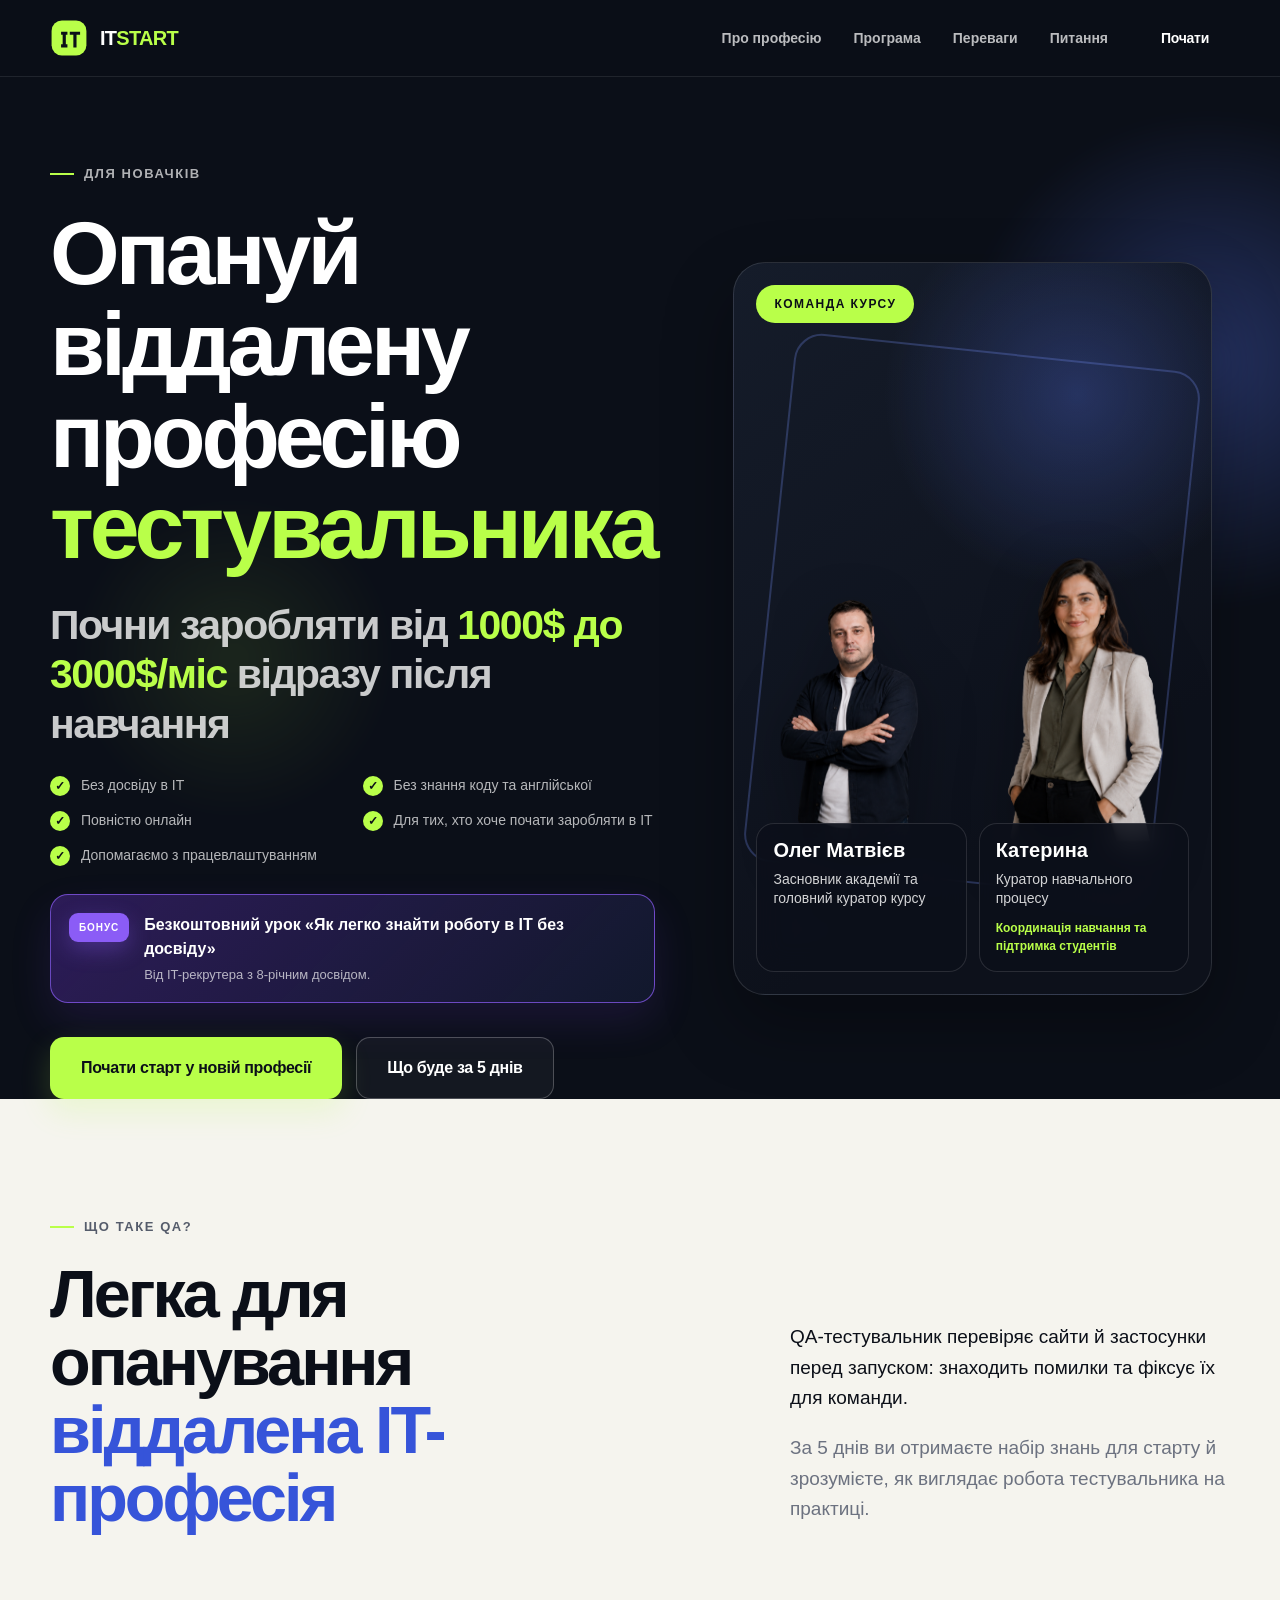
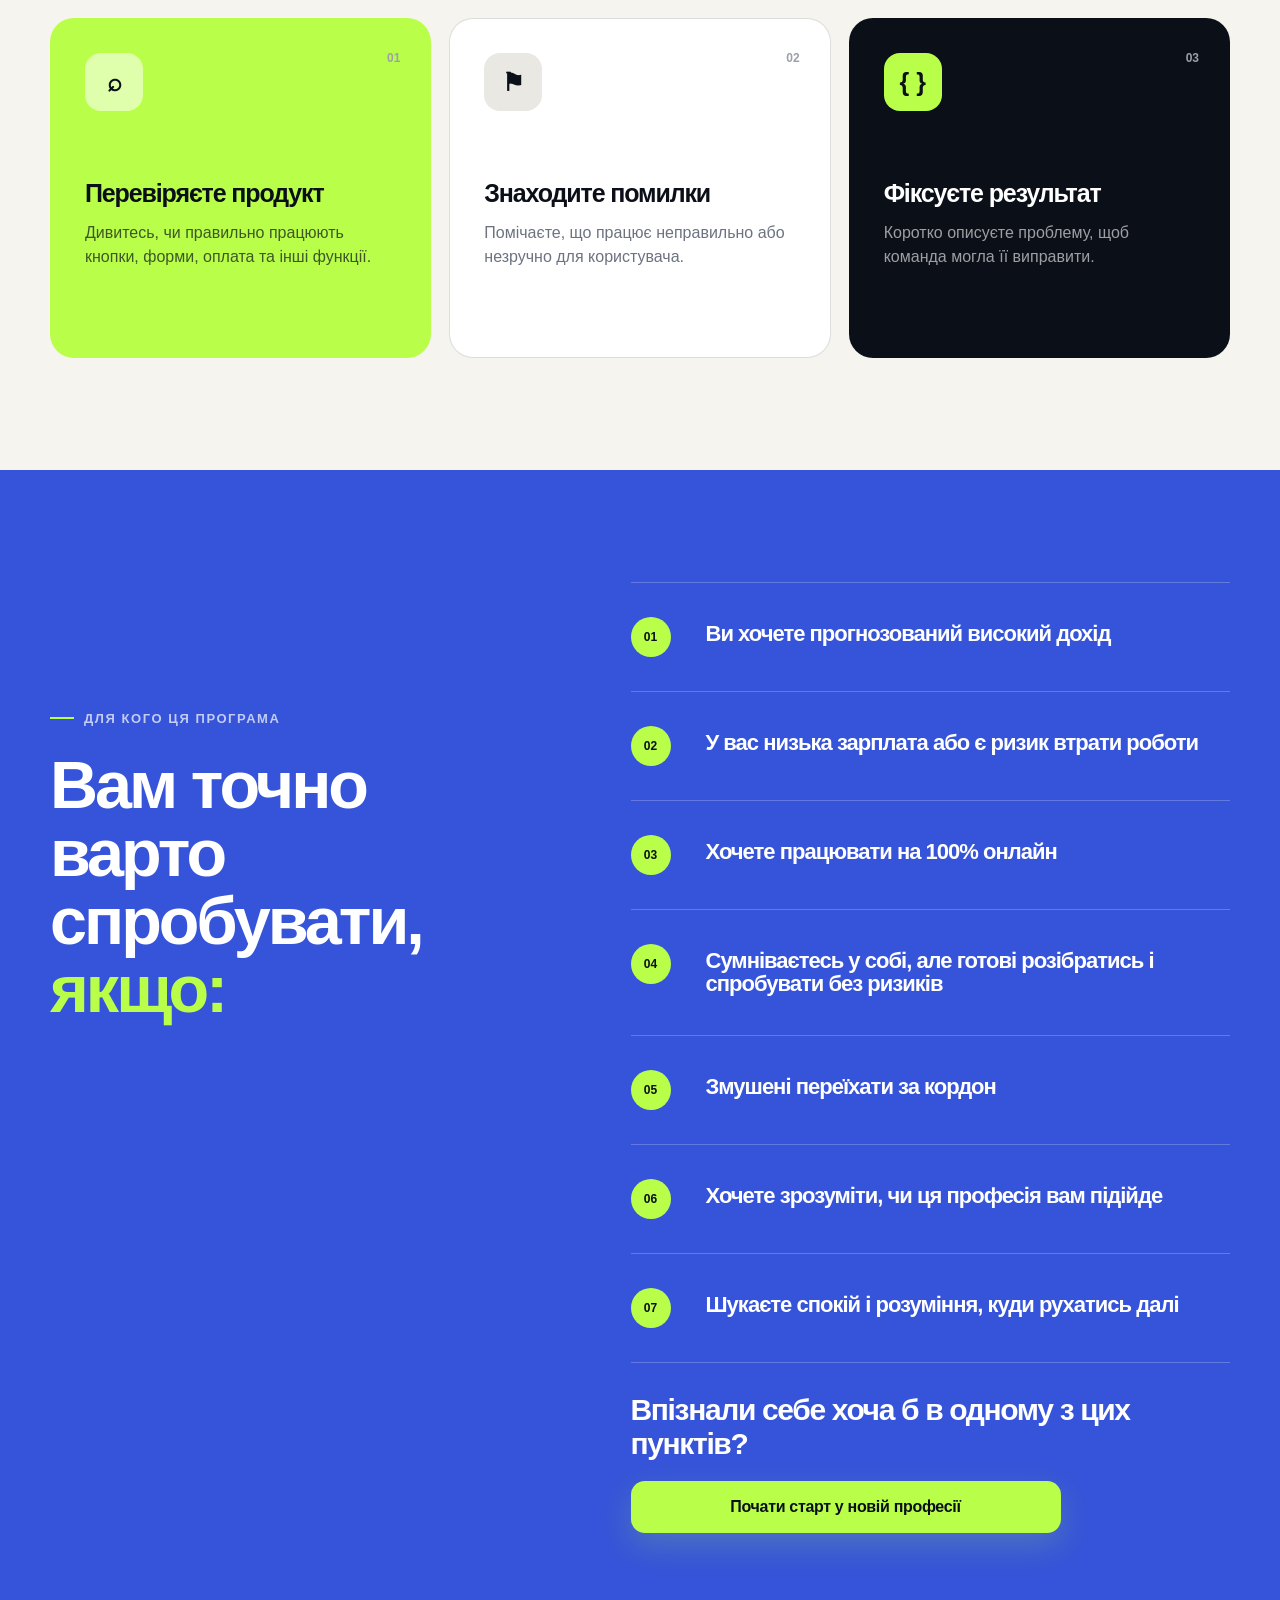
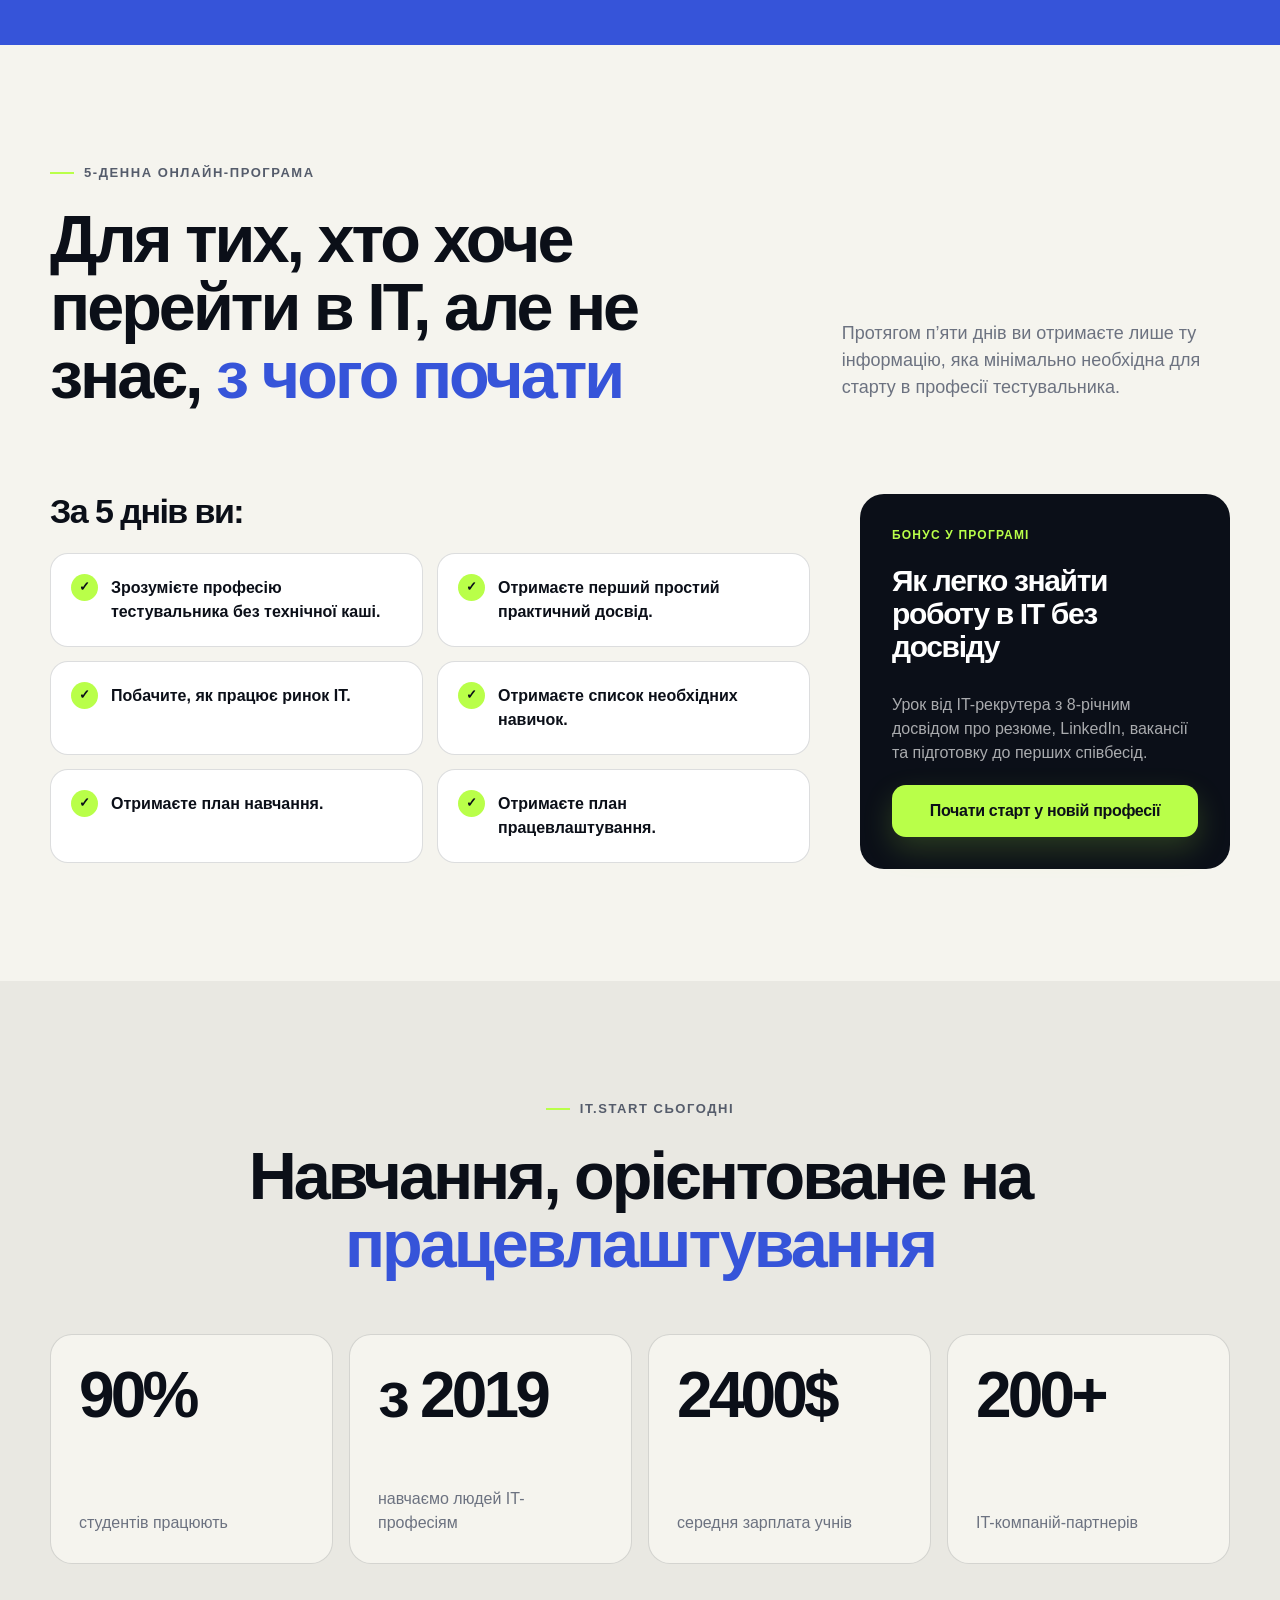
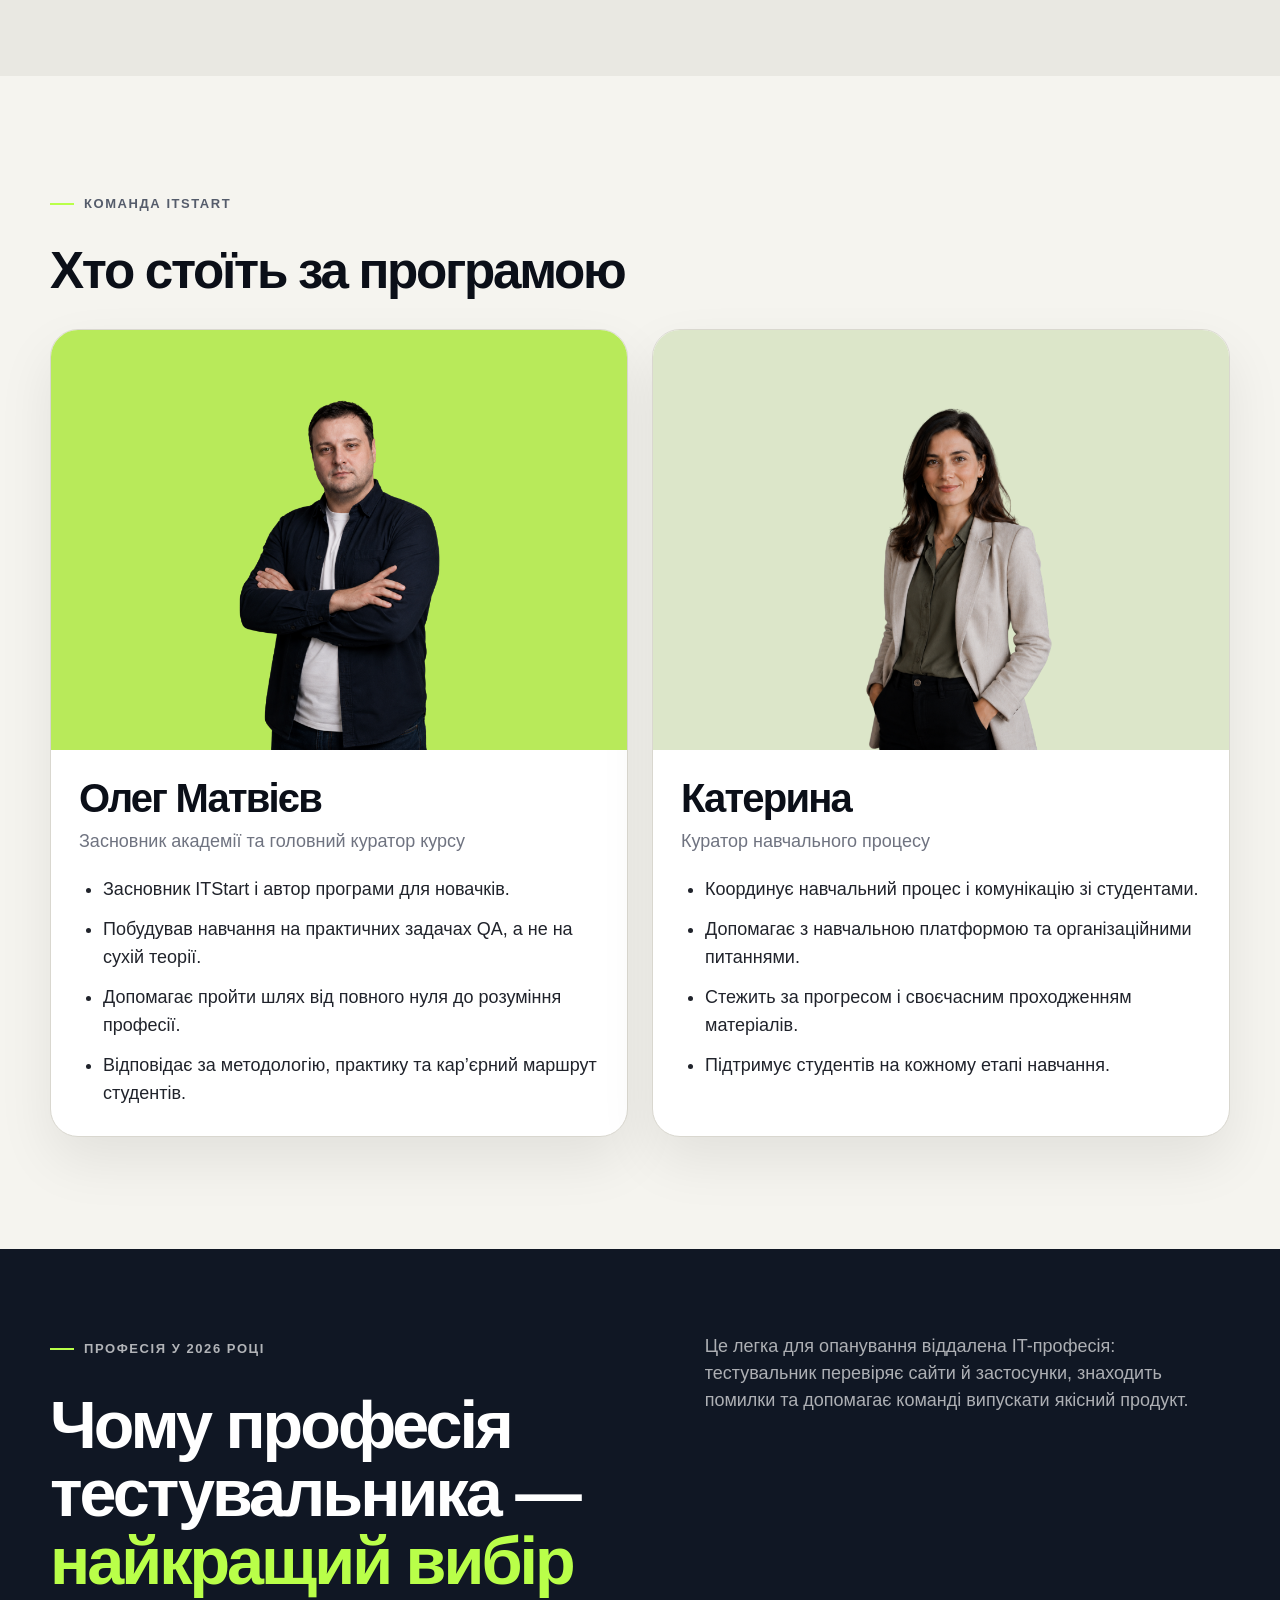
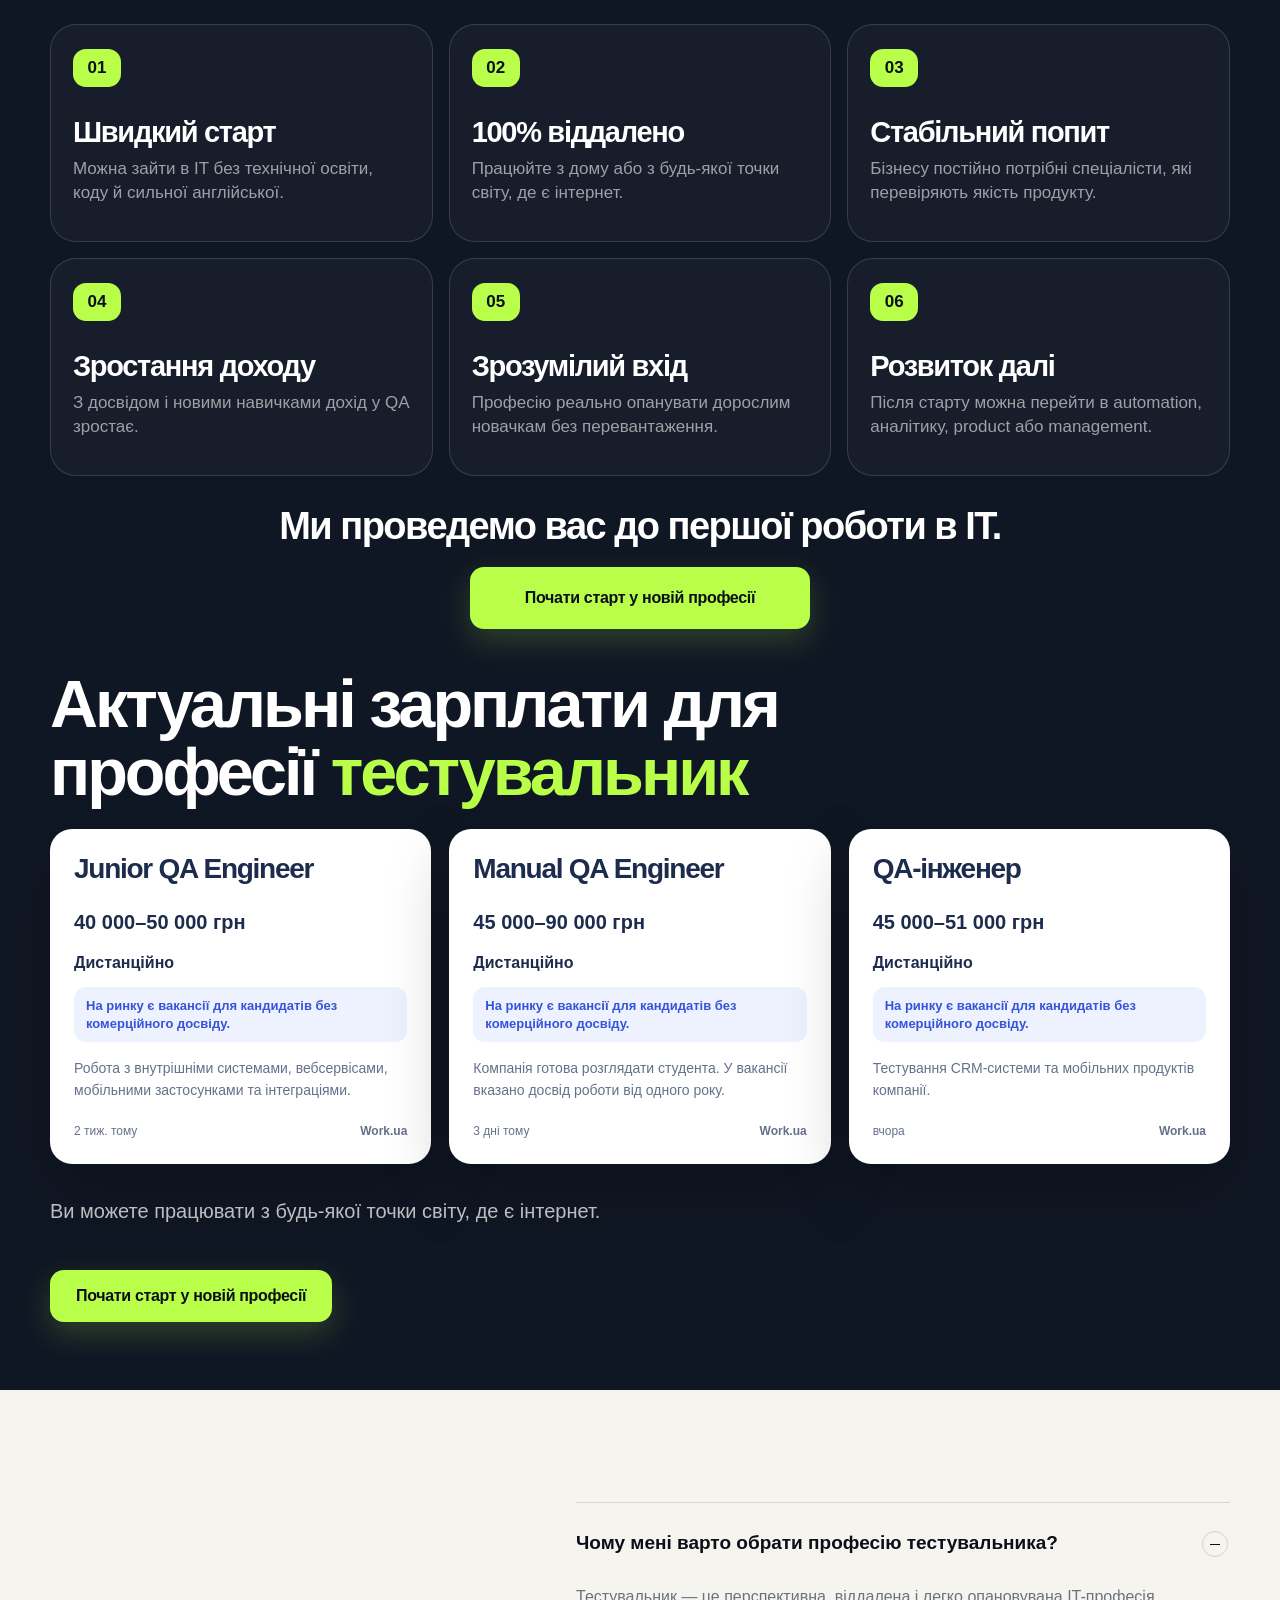
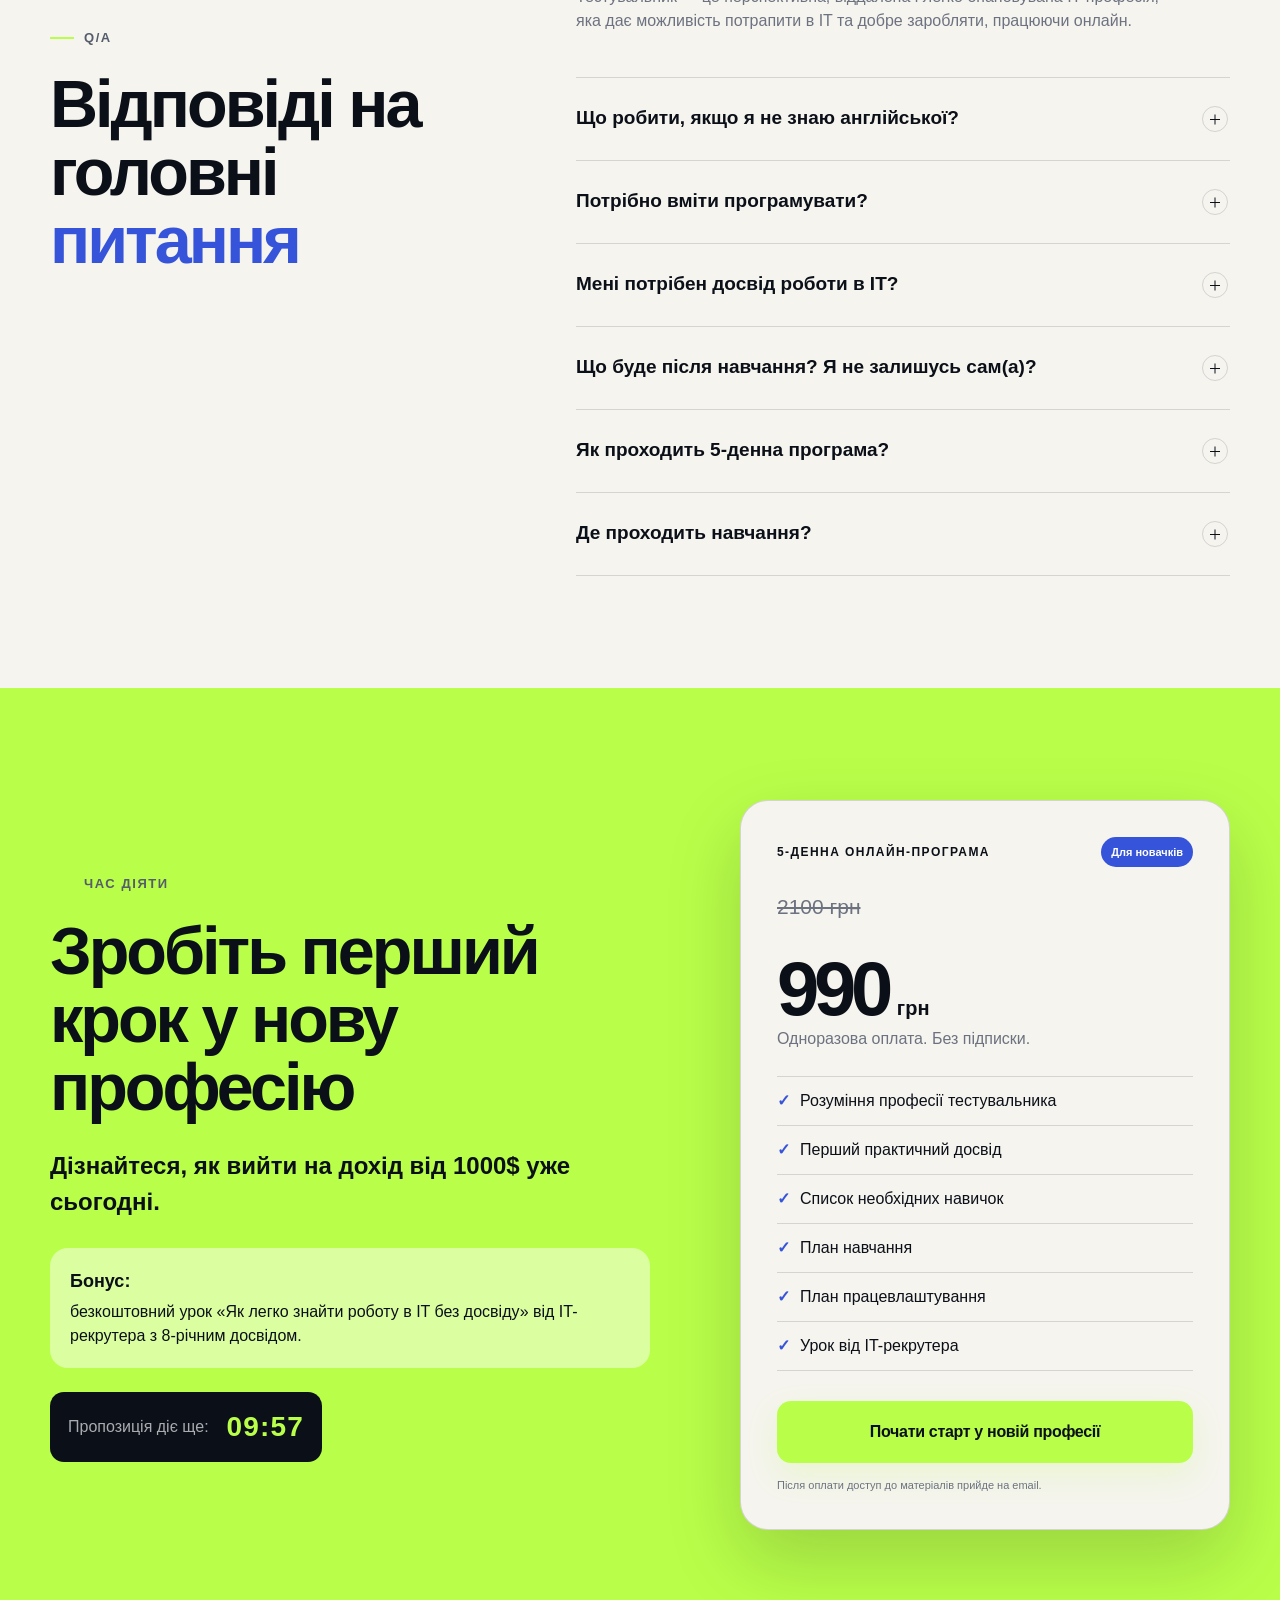
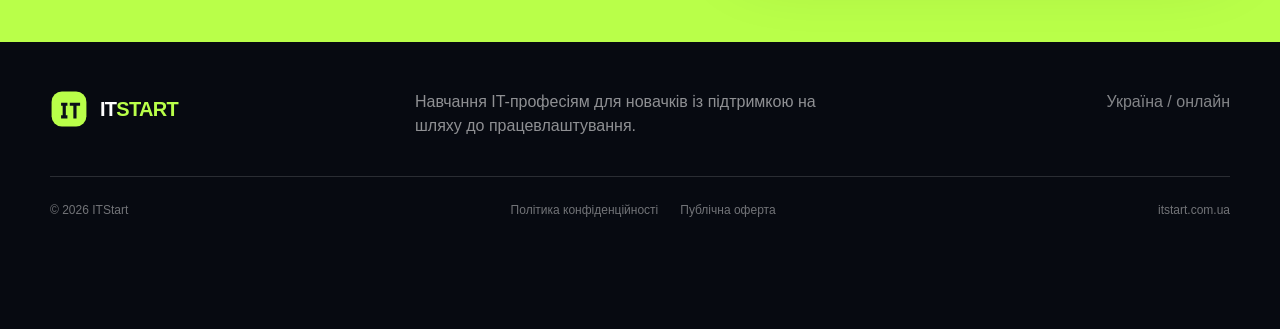
<file: index.html>
<!doctype html><html lang='uk'><head><meta charset='utf-8'><meta name='viewport' content='width=device-width, initial-scale=1'><title>ITStart — опануй віддалену професію тестувальника</title><meta name='description' content='5-денна онлайн-програма для новачків: дізнайтесь, як почати працювати тестувальником без досвіду в IT, знання коду та англійської.'><meta name='theme-color' content='#0b0f18'><meta property='og:type' content='website'><meta property='og:site_name' content='ITStart'><meta property='og:title' content='Опануй віддалену професію тестувальника — ITStart'><meta property='og:description' content='Зрозумійте професію, отримайте перший практичний досвід і план працевлаштування за 5 днів.'><meta property='og:url' content='https://itstart.com.ua/'><meta property='og:image' content='https://itstart.com.ua/assets/og-cover.svg'><link rel='canonical' href='https://itstart.com.ua/'><link rel='icon' href='assets/favicon.svg' type='image/svg+xml'><link rel='stylesheet' href='assets/styles.css?v=9'><link rel='stylesheet' href='assets/team.css?v=9'><link rel='stylesheet' href='assets/final.css?v=10'><link rel='stylesheet' href='assets/overrides.css?v=1'></head><body><a class='skip-link' href='#main'>До основного контенту</a><header class='site-header' id='top'><div class='container header-inner'><a class='brand' href='#top' aria-label='ITStart — на головну'><svg class='brand-mark' viewBox='0 0 48 48' role='img' aria-hidden='true'><rect x='2' y='2' width='44' height='44' rx='13' fill='currentColor'/><path d='M14 16h8v4h-2v12h2v4h-8v-4h2V20h-2v-4Zm11 0h13v4h-4.5v16h-4V20H25v-4Z' fill='#0b0f18'/></svg><span class='brand-word'>IT<span>START</span></span></a><nav class='desktop-nav' aria-label='Основна навігація'><a href='#about'>Про професію</a><a href='#program'>Програма</a><a href='#career'>Переваги</a><a href='#faq'>Питання</a></nav><a class='button button-small header-cta' data-checkout href='https://academy.itstart.com.ua/testdrive'>Почати</a><button class='menu-button' type='button' aria-expanded='false' aria-controls='mobile-menu' aria-label='Відкрити меню'><span></span><span></span></button></div><nav class='mobile-nav' id='mobile-menu' aria-label='Мобільна навігація'><a href='#about'>Про професію</a><a href='#program'>Програма</a><a href='#career'>Переваги</a><a href='#faq'>Питання</a><a class='button' data-checkout href='https://academy.itstart.com.ua/testdrive'>Почати</a></nav></header><main id='main'><section class='hero section-dark'><div class='hero-glow hero-glow-one'></div><div class='hero-glow hero-glow-two'></div><div class='container hero-grid'><div class='hero-copy reveal'><div class='eyebrow'><span></span> Для новачків</div><h1>Опануй віддалену професію <em>тестувальника</em></h1><p class='hero-income'>Почни заробляти від <strong>1000$ до 3000$/міс</strong> відразу після навчання</p><div class='hero-notes hero-notes-large' aria-label='Основні переваги'><div><span class='check'>✓</span> Без досвіду в IT</div><div><span class='check'>✓</span> Без знання коду та англійської</div><div><span class='check'>✓</span> Повністю онлайн</div><div><span class='check'>✓</span> Для тих, хто хоче почати заробляти в IT</div><div><span class='check'>✓</span> Допомагаємо з працевлаштуванням</div></div><div class='hero-bonus'><span class='hero-bonus-label'>Бонус</span><div><strong>Безкоштовний урок «Як легко знайти роботу в IT без досвіду»</strong><p>Від IT-рекрутера з 8-річним досвідом.</p></div></div><div class='hero-actions'><a class='button button-primary button-large' data-checkout href='https://academy.itstart.com.ua/testdrive'>Почати старт у новій професії</a><a class='button button-ghost button-large' href='#program'>Що буде за 5 днів</a></div></div><div class='hero-visual reveal delay-1' aria-label='Команда ITStart'><div class='hero-team-card'><div class='hero-team-headline'>Команда курсу</div><div class='hero-team-photos' aria-hidden='true'><img class='hero-team-photo hero-team-photo-oleh' src='assets/oleh.png?v=9' alt=''><img class='hero-team-photo hero-team-photo-katya' src='assets/katya.png?v=9' alt=''></div><div class='hero-team-info-grid'><div class='person-card'><div class='person-name'>Олег Матвієв</div><div class='person-role'>Засновник академії та головний куратор курсу</div></div><div class='person-card'><div class='person-name'>Катя</div><div class='person-role'>Куратор навчального процесу</div><div class='person-note'>Супровід студентів та організаційна підтримка</div></div></div></div></div></div></section><section class='section section-light' id='about'><div class='container split-heading reveal'><div><div class='eyebrow eyebrow-dark'><span></span> Що таке QA?</div><h2>Легка для опанування <em>віддалена IT-професія</em></h2></div><div class='large-copy'><p>QA-тестувальник перевіряє сайти й застосунки перед запуском: знаходить помилки та фіксує їх для команди.</p><p class='muted'>За 5 днів ви отримаєте мінімальний набір знань для старту й зрозумієте, як виглядає робота тестувальника на практиці.</p></div></div><div class='container profession-grid reveal'><article class='profession-card accent-card'><span class='card-index'>01</span><div class='icon-box'>⌕</div><h3>Перевіряєте продукт</h3><p>Дивитесь, чи правильно працюють кнопки, форми, оплата та інші функції.</p></article><article class='profession-card'><span class='card-index'>02</span><div class='icon-box'>⚑</div><h3>Знаходите помилки</h3><p>Помічаєте, що працює неправильно або незручно для користувача.</p></article><article class='profession-card dark-card'><span class='card-index'>03</span><div class='icon-box'>{ }</div><h3>Фіксуєте результат</h3><p>Коротко описуєте проблему, щоб команда могла її виправити.</p></article></div></section><section class='section section-blue' id='for-whom'><div class='container pain-grid'><div class='pain-heading reveal'><div class='eyebrow eyebrow-light'><span></span> Для кого ця програма</div><h2>Вам точно варто спробувати, <em>якщо:</em></h2></div><div class='pain-list reveal delay-1'><article><span>01</span><div><h3>Ви хочете прогнозований високий дохід</h3></div></article><article><span>02</span><div><h3>У вас низька зарплата або є ризик втрати роботи</h3></div></article><article><span>03</span><div><h3>Хочете працювати на 100% онлайн</h3></div></article><article><span>04</span><div><h3>Сумніваєтесь у собі, але готові розібратись і спробувати без ризиків</h3></div></article><article><span>05</span><div><h3>Змушені переїхати за кордон</h3></div></article><article><span>06</span><div><h3>Хочете зрозуміти, чи ця професія вам підійде</h3></div></article><article><span>07</span><div><h3>Шукаєте спокій і розуміння, куди рухатись далі</h3></div></article><div class='pain-conclusion'><h3>Впізнали себе хоча б в одному з цих пунктів?</h3><a class='button button-primary button-full' data-checkout href='https://academy.itstart.com.ua/testdrive'>Почати старт у новій професії</a></div></div></div></section><section class='section section-light' id='program'><div class='container program-heading reveal'><div><div class='eyebrow eyebrow-dark'><span></span> 5-денна онлайн-програма</div><h2>Для тих, хто хоче перейти в IT, але не знає, <em>з чого почати</em></h2></div><p>Протягом п’яти днів ви отримаєте лише ту інформацію, яка мінімально необхідна для старту в професії тестувальника.</p></div><div class='container program-layout'><div class='program-benefits reveal'><h3>За 5 днів ви:</h3><div class='program-benefit-list'><article><span>✓</span><p>Зрозумієте професію тестувальника без технічної каші.</p></article><article><span>✓</span><p>Отримаєте перший простий практичний досвід.</p></article><article><span>✓</span><p>Побачите, як працює ринок IT.</p></article><article><span>✓</span><p>Отримаєте список необхідних навичок.</p></article><article><span>✓</span><p>Отримаєте план навчання.</p></article><article><span>✓</span><p>Отримаєте план працевлаштування.</p></article></div></div><aside class='program-aside reveal delay-1'><div class='aside-label'>Бонус у програмі</div><h3>Як легко знайти роботу в IT без досвіду</h3><p>Урок від IT-рекрутера з 8-річним досвідом про резюме, LinkedIn, вакансії та підготовку до перших співбесід.</p><a class='button button-primary button-full' data-checkout href='https://academy.itstart.com.ua/testdrive'>Почати старт у новій професії</a></aside></div></section><section class='section stats-section' id='results'><div class='container reveal'><div class='center-heading stats-heading'><div class='eyebrow eyebrow-dark'><span></span> IT.START сьогодні</div><h2>Навчання, орієнтоване на <em class='stats-blue'>працевлаштування</em></h2></div><div class='stats-grid'><article><strong>90%</strong><span>студентів працюють</span></article><article><strong>з 2019</strong><span>навчаємо людей IT-професіям</span></article><article><strong>2400$</strong><span>середня зарплата учнів</span></article><article><strong>200+</strong><span>IT-компаній-партнерів</span></article></div></div></section><section class='section section-light mentor-section' id='mentor'><div class='container mentor-section-inner'><div class='section-team-heading reveal'><div class='eyebrow eyebrow-dark'><span></span> Команда ITStart</div><h2>Хто стоїть за програмою</h2></div><div class='mentor-cards reveal delay-1'><article class='mentor-card mentor-card-primary'><div class='mentor-photo-wrap mentor-photo-wrap-oleh'><img class='mentor-photo' src='assets/oleh.png?v=9' alt='Олег Матвієв — засновник академії та головний куратор курсу'></div><div class='mentor-card-body'><h3>Олег Матвієв</h3><p class='mentor-role'>Засновник академії та головний куратор курсу</p><ul class='mentor-list'><li>Відповідає за структуру навчання, логіку програми та якість матеріалів.</li><li>Показує, що потрібно знати новачку для старту в професії.</li><li>Допомагає пройти зрозумілий шлях від першого уроку до виходу на ринок.</li></ul></div></article><article class='mentor-card'><div class='mentor-photo-wrap mentor-photo-wrap-katya'><img class='mentor-photo' src='assets/katya.png?v=9' alt='Катя — куратор навчального процесу'></div><div class='mentor-card-body'><h3>Катя</h3><p class='mentor-role'>Куратор навчального процесу</p><ul class='mentor-list'><li>Супроводжує студентів під час проходження програми.</li><li>Допомагає з організаційними питаннями та навчальною платформою.</li><li>Стежить, щоб студент не залишився сам і дійшов до результату.</li></ul></div></article></div></div></section><section class='section section-dark career-section' id='career'><div class='container career-heading reveal'><div><div class='eyebrow'><span></span> Професія у 2026 році</div><h2>Чому професія тестувальника — <em>найкращий вибір</em></h2></div><div class='career-copy'><p>Можливість швидко почати працювати в IT без знань коду та англійської, працювати віддалено та постійно збільшувати свій дохід.</p><strong>Ми проведемо вас до першої роботи в IT.</strong></div></div><div class='container market-benefits reveal delay-1'><article><span>01</span><h3>Швидкий старт</h3><p>Можна почати працювати в IT без знань коду та англійської.</p></article><article><span>02</span><h3>100% віддалено</h3><p>Не потрібно їздити в офіс — працюйте з будь-якої точки світу, де є інтернет.</p></article><article><span>03</span><h3>Легкий вхід</h3><p>Ви можете почати заробляти від 700$ уже через два місяці після закінчення курсу.</p></article><article><span>04</span><h3>Стабільна сфера</h3><p>IT-продукти постійно потребують перевірки, тому професія залишається затребуваною.</p></article><article><span>05</span><h3>Зростання доходу</h3><p>З досвідом і новими навичками тестувальник може регулярно підвищувати дохід.</p></article><article><span>06</span><h3>Старт у будь-якому віці</h3><p>Не потрібна технічна освіта — важливі уважність, логіка та бажання навчатись.</p></article></div><div class='container salary-block reveal'><div class='salary-title'><h2>Актуальні зарплати для професії <em>тестувальник</em></h2></div><div class='vacancy-grid workua-grid'><article class='vacancy-card workua-card'><h3>Junior QA Engineer</h3><div class='vacancy-salary'>40 000–50 000 грн</div><div class='vacancy-meta'>Повна зайнятість</div><p class='vacancy-desc'>Робота з внутрішніми системами, вебсервісами, мобільними застосунками та інтеграціями.</p><div class='vacancy-source'><span>2 тиж. тому</span><strong>Work.ua</strong></div></article><article class='vacancy-card workua-card'><h3>Manual QA Engineer</h3><div class='vacancy-salary'>45 000–90 000 грн</div><div class='vacancy-meta'>Дистанційно</div><p class='vacancy-desc'>Компанія готова розглядати студента. У вакансії вказано досвід роботи від одного року.</p><div class='vacancy-source'><span>3 дні тому</span><strong>Work.ua</strong></div></article><article class='vacancy-card workua-card'><h3>QA-інженер</h3><div class='vacancy-salary'>45 000–51 000 грн</div><div class='vacancy-meta'>Київ · гібридний формат</div><p class='vacancy-desc'>Тестування CRM-системи та мобільних продуктів компанії.</p><div class='vacancy-source'><span>вчора</span><strong>Work.ua</strong></div></article></div><p class='salary-note'>Ви можете працювати з будь-якої точки світу, де є інтернет.</p><a class='button button-primary salary-cta' data-checkout href='https://academy.itstart.com.ua/testdrive'>Почати старт у новій професії</a></div></section><section class='section section-light' id='faq'><div class='container faq-grid'><div class='faq-heading reveal'><div class='eyebrow eyebrow-dark'><span></span> Q/A</div><h2>Відповіді на головні <em>питання</em></h2></div><div class='faq-list reveal delay-1'><details open><summary>Чому мені варто обрати професію тестувальника?<i></i></summary><p>Тестувальник — це перспективна, віддалена і легко опановувана IT-професія, яка дає можливість потрапити в IT та добре заробляти, працюючи онлайн.</p></details><details><summary>Що робити, якщо я не знаю англійської?<i></i></summary><p>Англійська не є обов’язковою для старту кар’єри тестувальника. Ви можете почати навчання з поточного рівня і покращувати мову поступово.</p></details><details><summary>Потрібно вміти програмувати?<i></i></summary><p>Ні. Для старту в Manual QA не потрібно писати код. Основні навички та інструменти ви будете опановувати поступово під час навчання.</p></details><details><summary>Мені потрібен досвід роботи в IT?<i></i></summary><p>Ні. Програма створена для новачків, які раніше не працювали в IT і не мають технічної освіти.</p></details><details><summary>Що буде після навчання? Я не залишусь сам(а)?<i></i></summary><p>Ні. Ми супроводжуємо вас на етапі виходу на ринок і підготовки до співбесід. Наша мета — ваше працевлаштування. Навіть після початку роботи ми залишаємося на зв’язку, щоб підтримати вас на старті.</p></details><details><summary>Як проходить 5-денна програма?<i></i></summary><p>Ви отримуєте короткі зрозумілі матеріали, першу практику, список необхідних навичок, план навчання та план працевлаштування.</p></details><details><summary>Де проходить навчання?<i></i></summary><p>Матеріали відкриваються онлайн у навчальному кабінеті. Навчатися можна з телефона або ноутбука з будь-якої точки світу.</p></details></div></div></section><section class='section pricing-section final-offer' id='pricing'><div class='container pricing-grid'><div class='pricing-copy reveal'><div class='eyebrow eyebrow-dark'><span></span> Час діяти</div><h2>Зробіть перший крок у нову професію</h2><p>Дізнайтеся, як вийти на дохід від 1000$ уже сьогодні.</p><div class='offer-bonus'><strong>Бонус:</strong><span>безкоштовний урок «Як легко знайти роботу в IT без досвіду» від IT-рекрутера з 8-річним досвідом.</span></div><div class='countdown-wrap'><span>Пропозиція діє ще:</span><strong id='offer-countdown'>10:00</strong></div></div><div class='price-card reveal delay-1'><div class='price-card-top'><span class='price-label'>5-ДЕННА ОНЛАЙН-ПРОГРАМА</span><span class='price-badge'>Для новачків</span></div><div class='old-price'>2100 грн</div><div class='price'><strong data-price>990</strong><span>грн</span></div><p class='price-sub'>Одноразова оплата. Без підписки.</p><ul><li><span>✓</span> Розуміння професії тестувальника</li><li><span>✓</span> Перший практичний досвід</li><li><span>✓</span> Список необхідних навичок</li><li><span>✓</span> План навчання</li><li><span>✓</span> План працевлаштування</li><li><span>✓</span> Урок від IT-рекрутера</li></ul><a class='button button-primary button-full button-large' data-checkout href='https://academy.itstart.com.ua/testdrive'>Почати старт у новій професії</a><small>Після оплати доступ до матеріалів прийде на email.</small></div></div></section></main><footer class='site-footer'><div class='container footer-top'><a class='brand brand-footer' href='#top'><svg class='brand-mark' viewBox='0 0 48 48' aria-hidden='true'><rect x='2' y='2' width='44' height='44' rx='13' fill='currentColor'/><path d='M14 16h8v4h-2v12h2v4h-8v-4h2V20h-2v-4Zm11 0h13v4h-4.5v16h-4V20H25v-4Z' fill='#0b0f18'/></svg><span class='brand-word'>IT<span>START</span></span></a><div class='footer-copy'>Навчання IT-професіям для новачків із підтримкою на шляху до працевлаштування.</div><div class='footer-contact'><span>Україна / онлайн</span></div></div><div class='container footer-bottom'><span>© <span id='current-year'></span> ITStart</span><div><a href='privacy.html'>Політика конфіденційності</a><a href='offer.html'>Публічна оферта</a></div><span>itstart.com.ua</span></div></footer><div class='mobile-buy-bar' aria-label='Швидка покупка'><div><small>5-денна програма</small><strong><span data-price>990</span> грн</strong></div><a class='button button-primary' data-checkout href='https://academy.itstart.com.ua/testdrive'>Почати</a></div><script src='assets/script.js?v=10' defer></script></body></html>
</file>
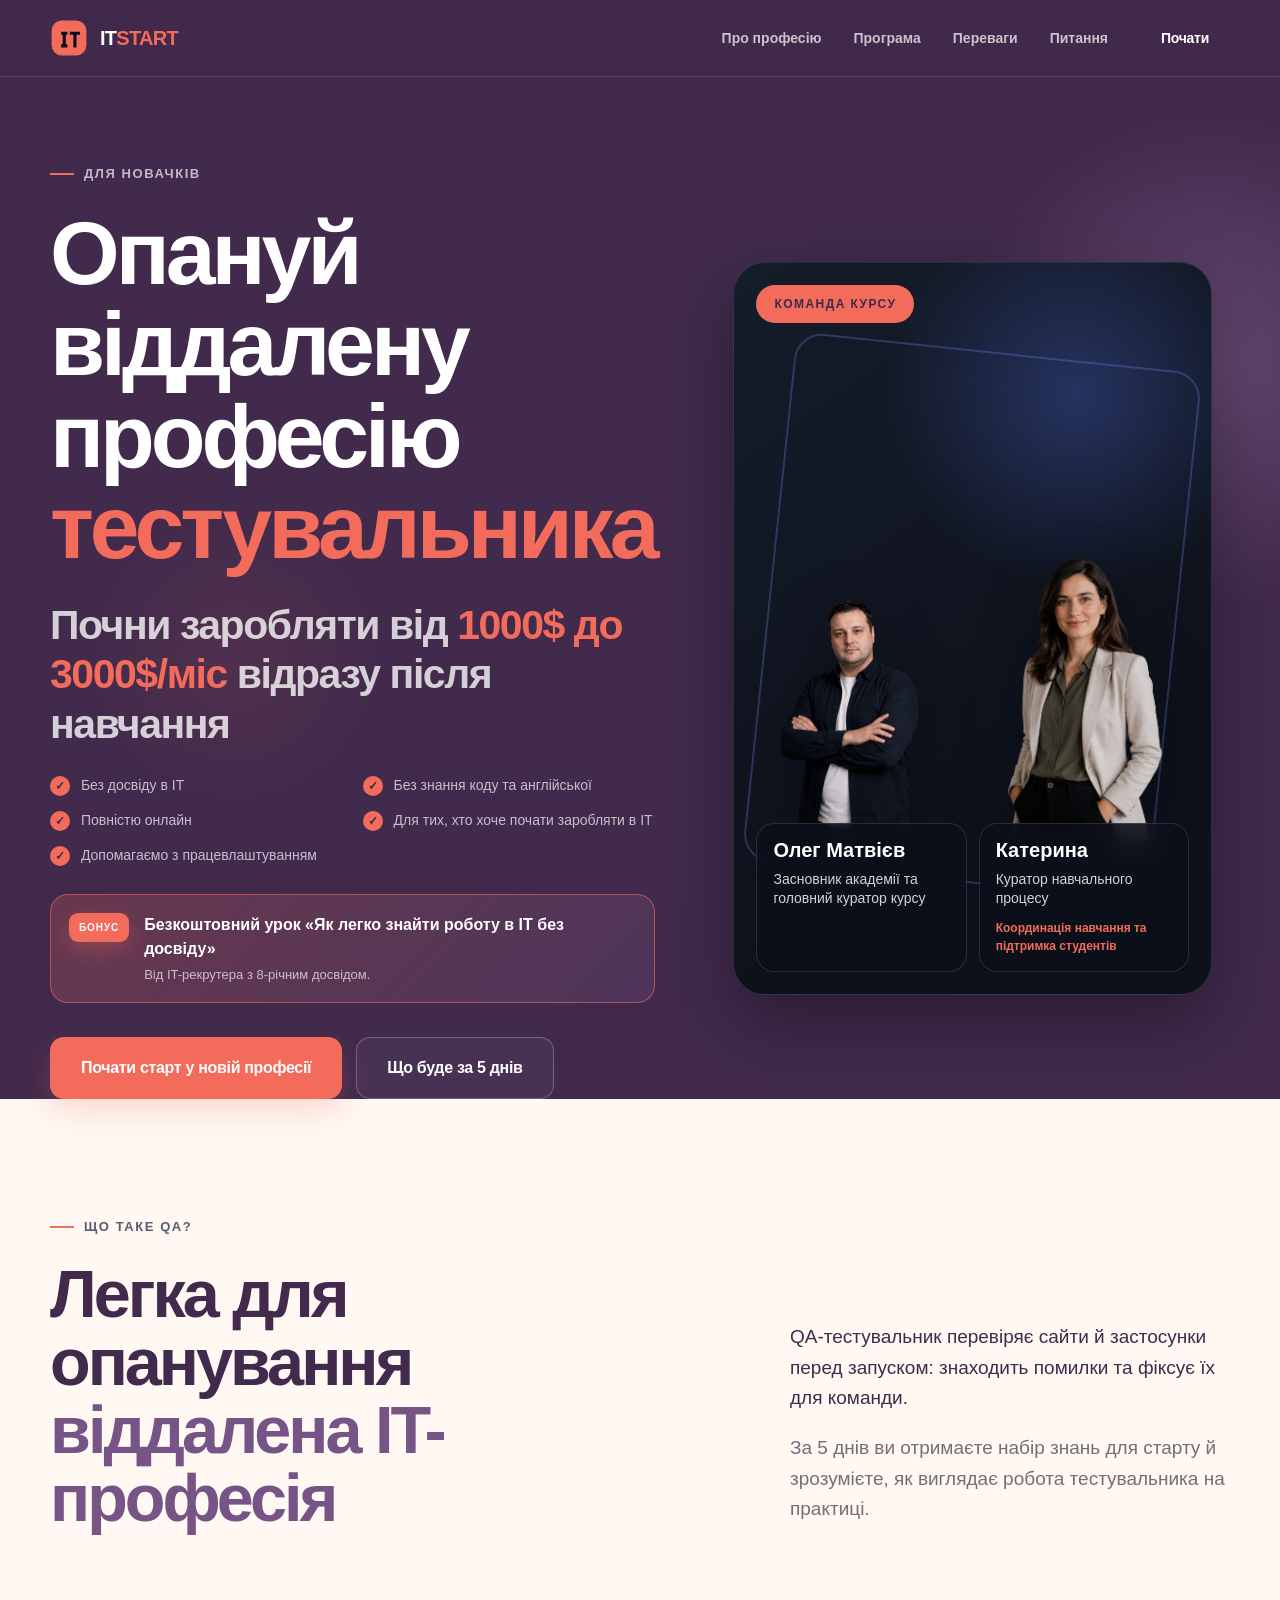
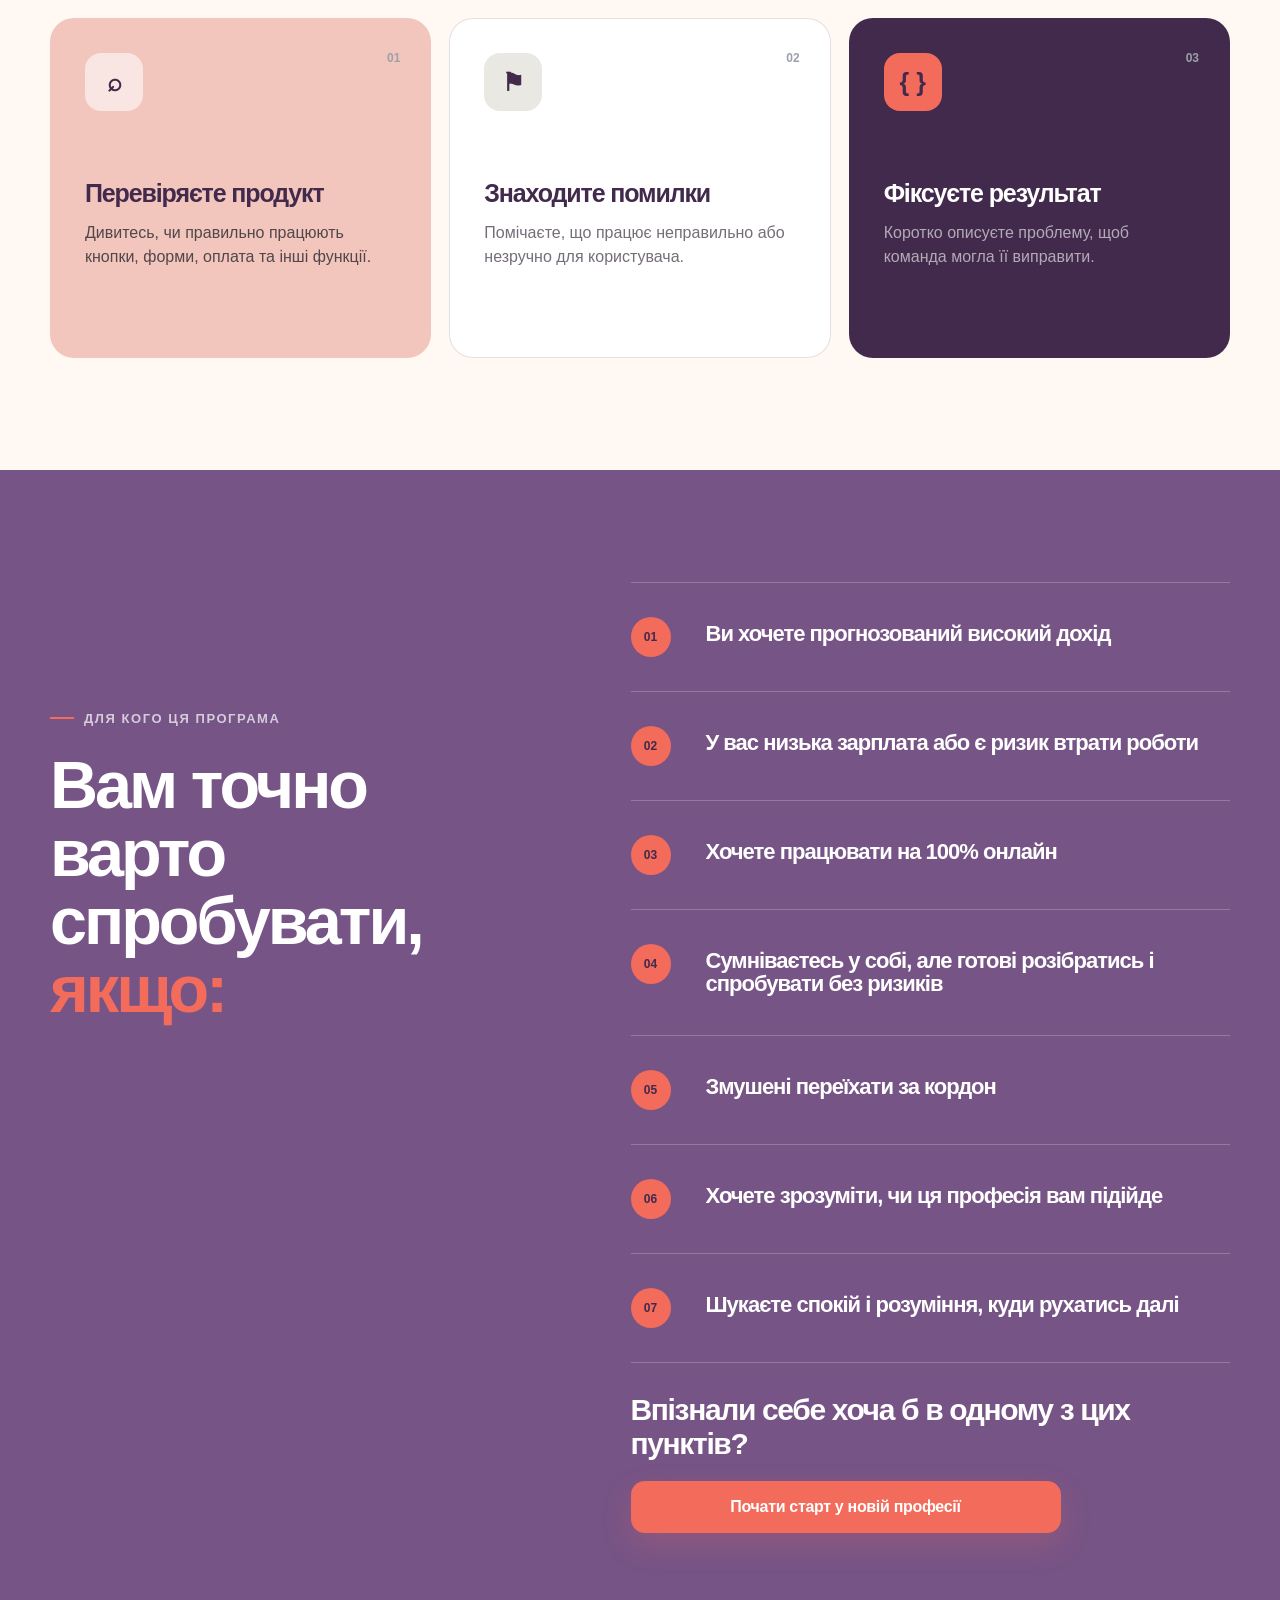
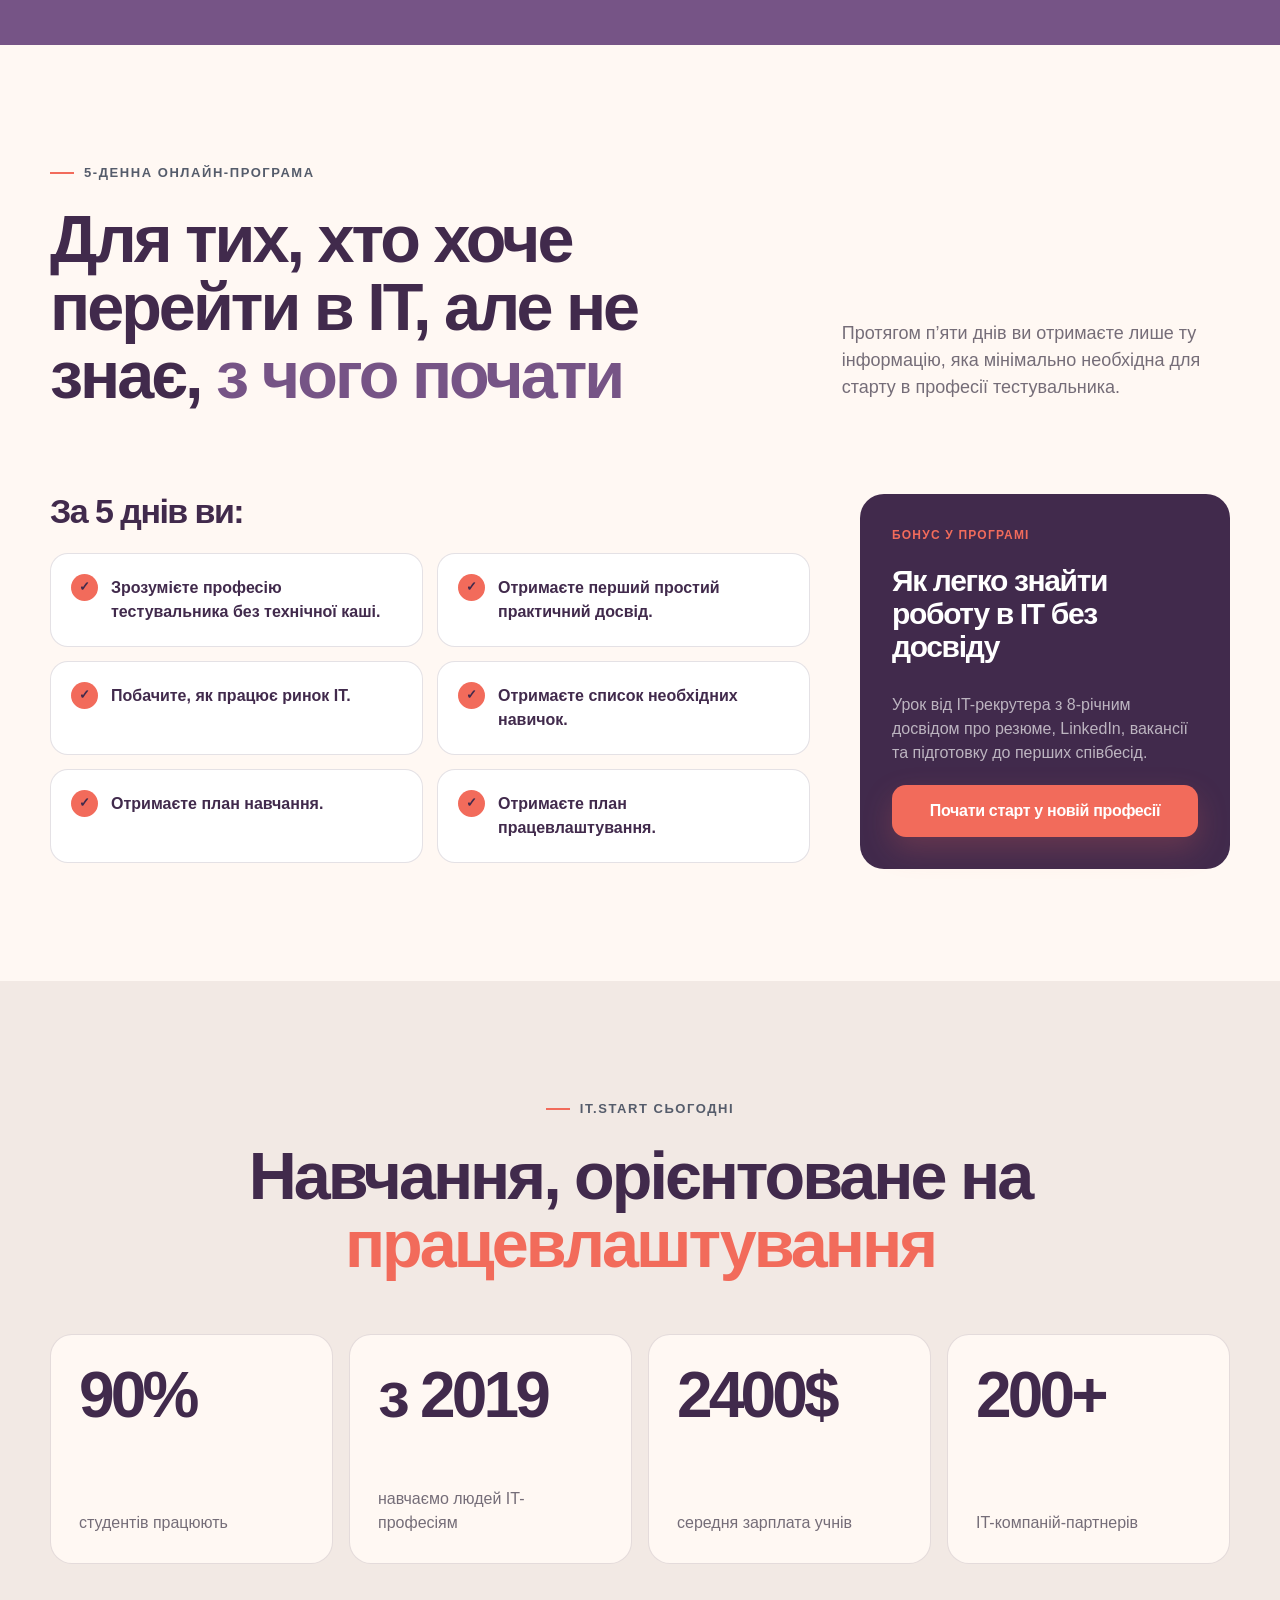
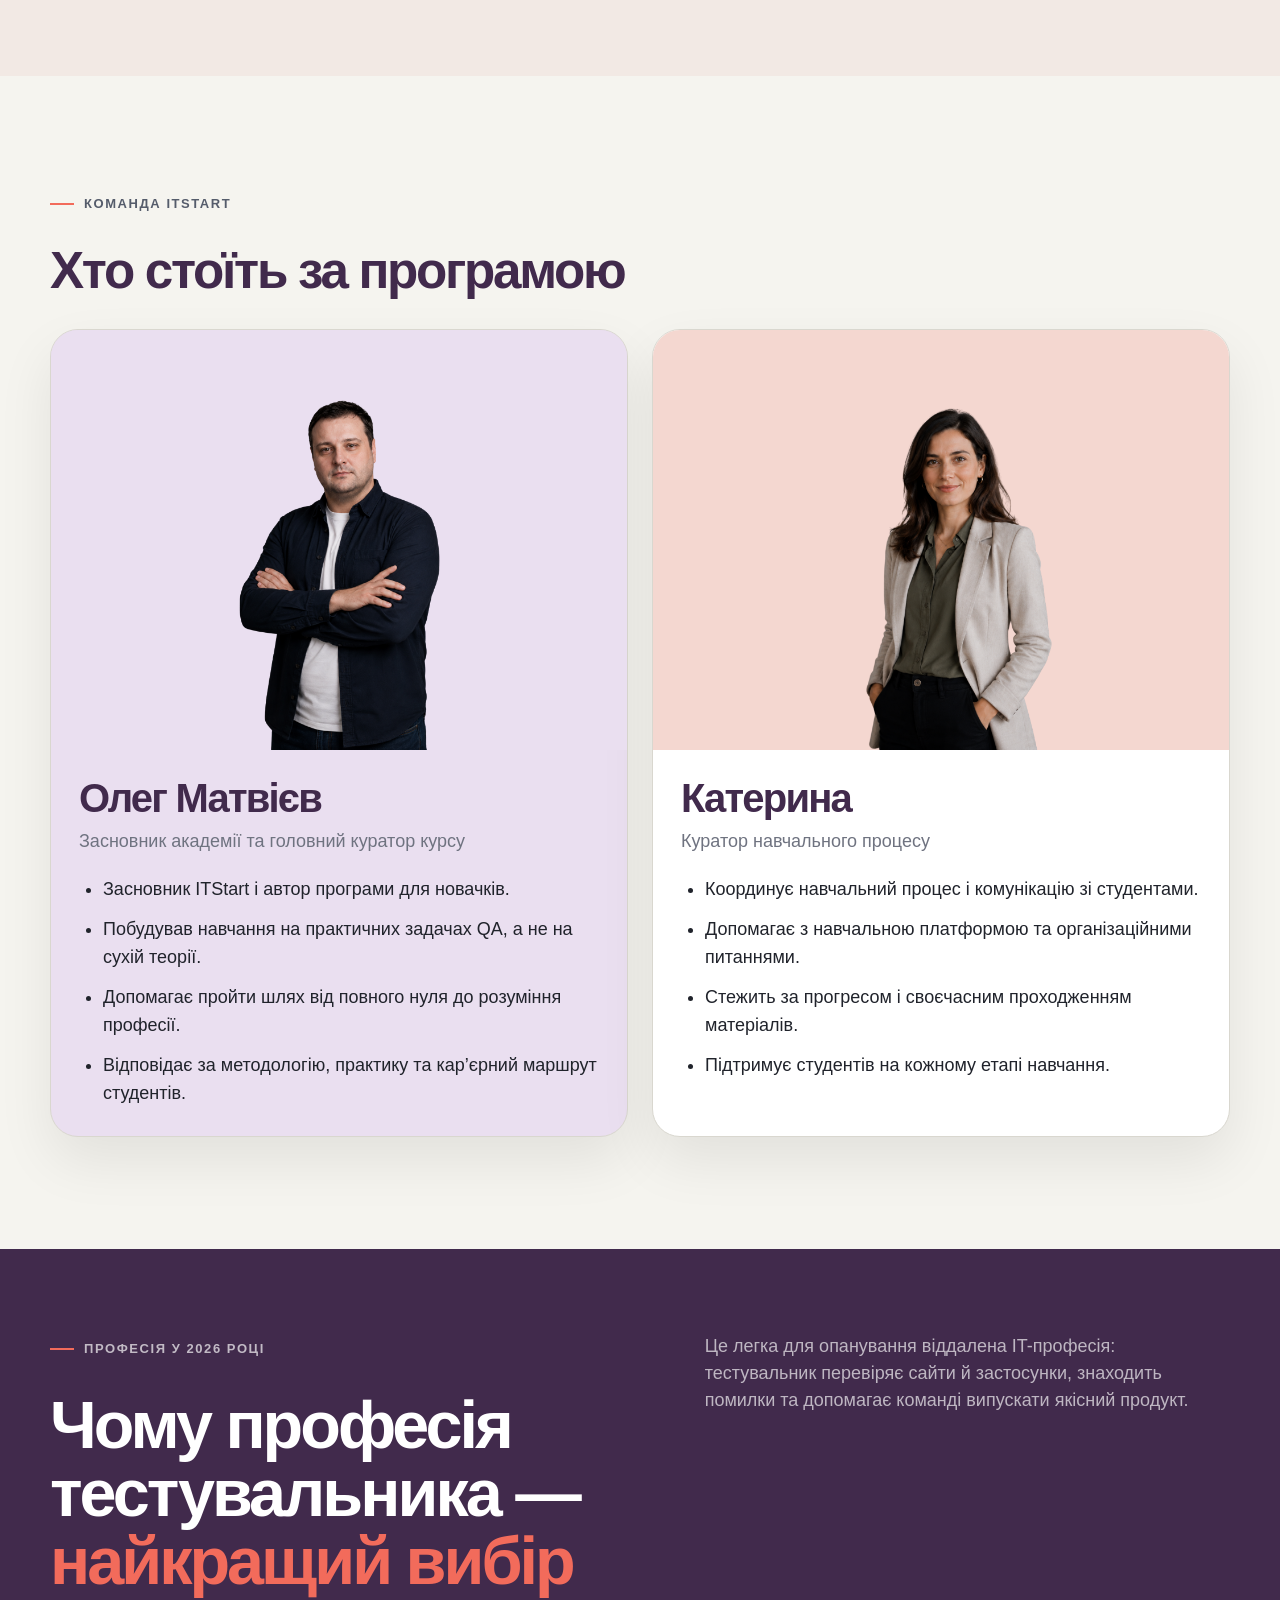
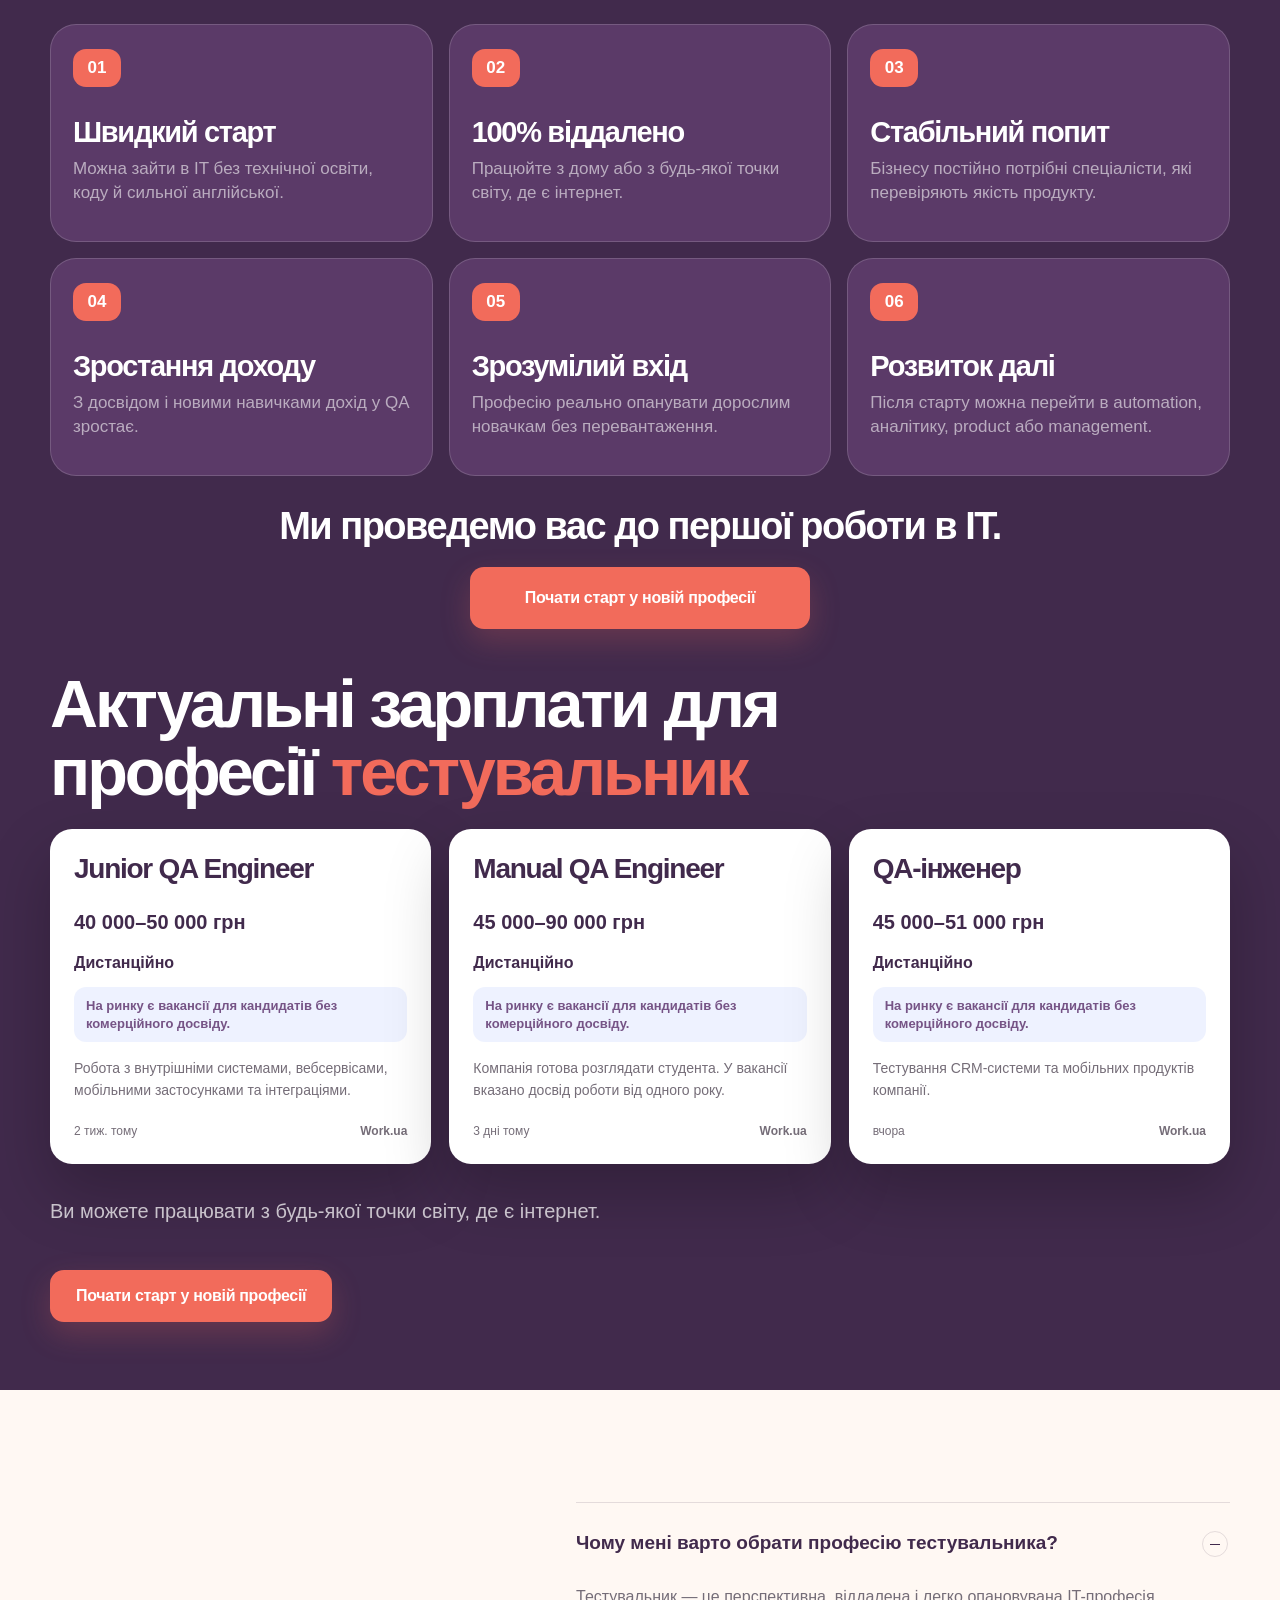
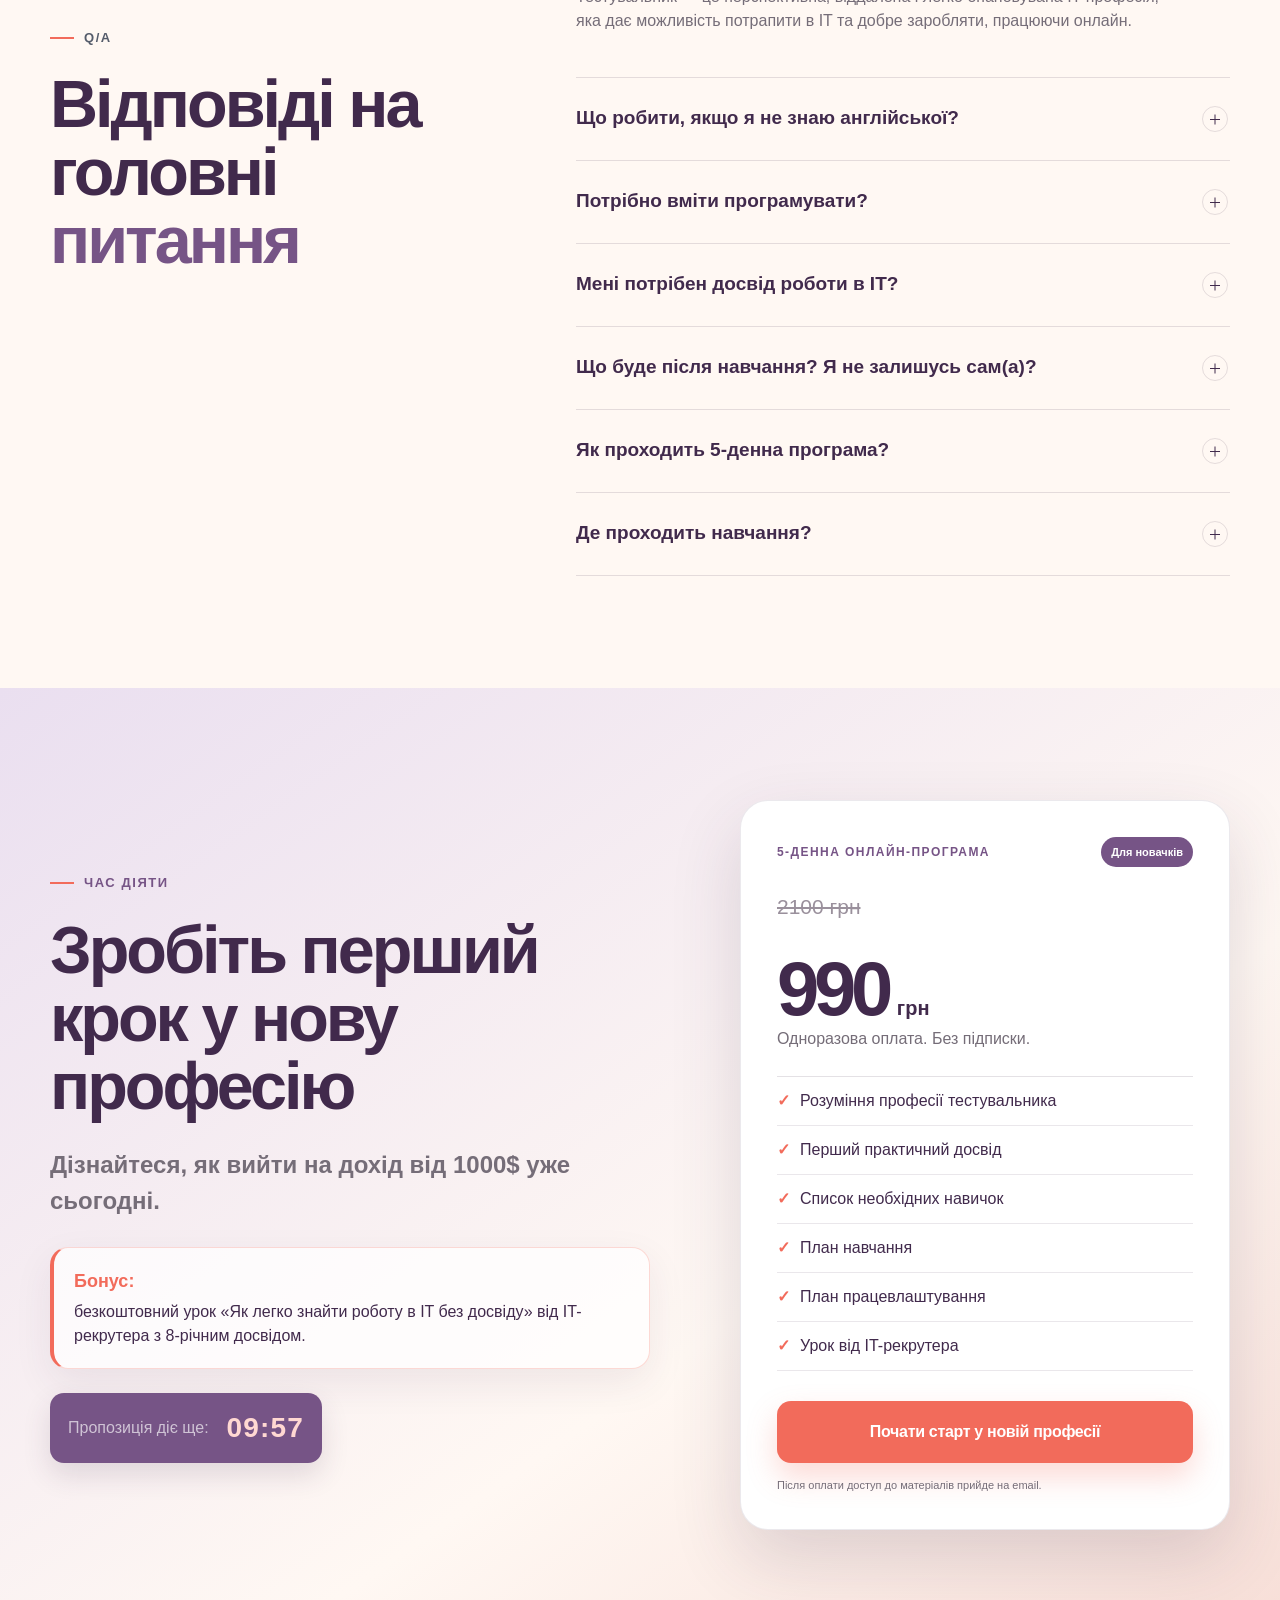
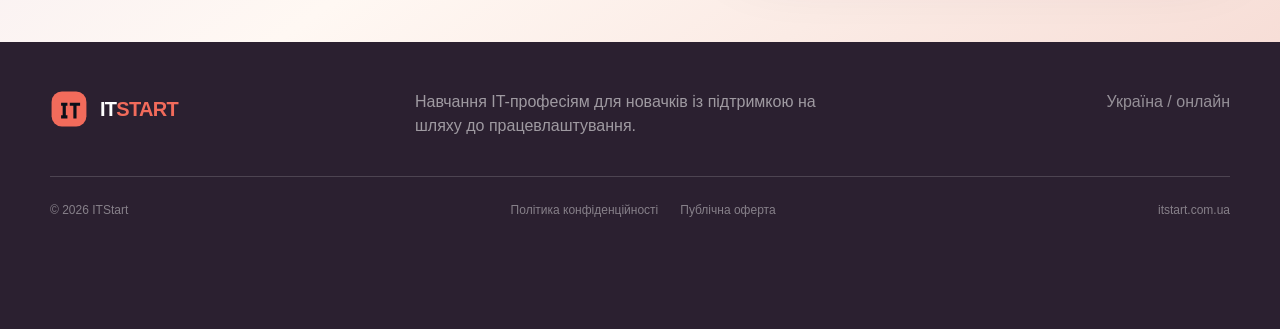
<file: 5dniv/index.html>
<!doctype html>
<html lang="uk">
<head>
  <meta charset="utf-8">
  <meta name="viewport" content="width=device-width, initial-scale=1">
  <title>ITStart — завантаження</title>
  <meta name="robots" content="noindex">
  <style>
    html,body{margin:0;min-height:100%;background:#fff8f3;font-family:Inter,-apple-system,BlinkMacSystemFont,"Segoe UI",Arial,sans-serif}
    .loader{min-height:100vh;display:grid;place-items:center;color:#412a4c;font-weight:800}
  </style>
</head>
<body>
  <div class="loader">Завантаження…</div>
  <script>
    (async () => {
      try {
        const response = await fetch('../index.html', { cache: 'no-store' });
        if (!response.ok) throw new Error('Не вдалося завантажити основний ленд');

        let html = await response.text();

        html = html
          .replace(/<meta name='theme-color' content='[^']*'>/, "<meta name='theme-color' content='#fff8f3'>")
          .replace(/<meta property='og:url' content='[^']*'>/, "<meta property='og:url' content='https://itstart.com.ua/5dniv/'>")
          .replace(/<link rel='canonical' href='[^']*'>/, "<link rel='canonical' href='https://itstart.com.ua/5dniv/'>")
          .replace(/href='assets\//g, "href='../assets/")
          .replace(/src='assets\//g, "src='../assets/")
          .replace(/href='privacy\.html'/g, "href='../privacy.html'")
          .replace(/href='offer\.html'/g, "href='../offer.html'")
          .replace('</head>', "<link rel='stylesheet' href='theme.css?v=1'></head>")
          .replace('<body>', "<body class='variant-5dniv'>");

        document.open();
        document.write(html);
        document.close();
      } catch (error) {
        document.body.innerHTML = '<div class="loader">Не вдалося завантажити сторінку. <a href="../">Перейти на головну</a></div>';
      }
    })();
  </script>
</body>
</html>
</file>
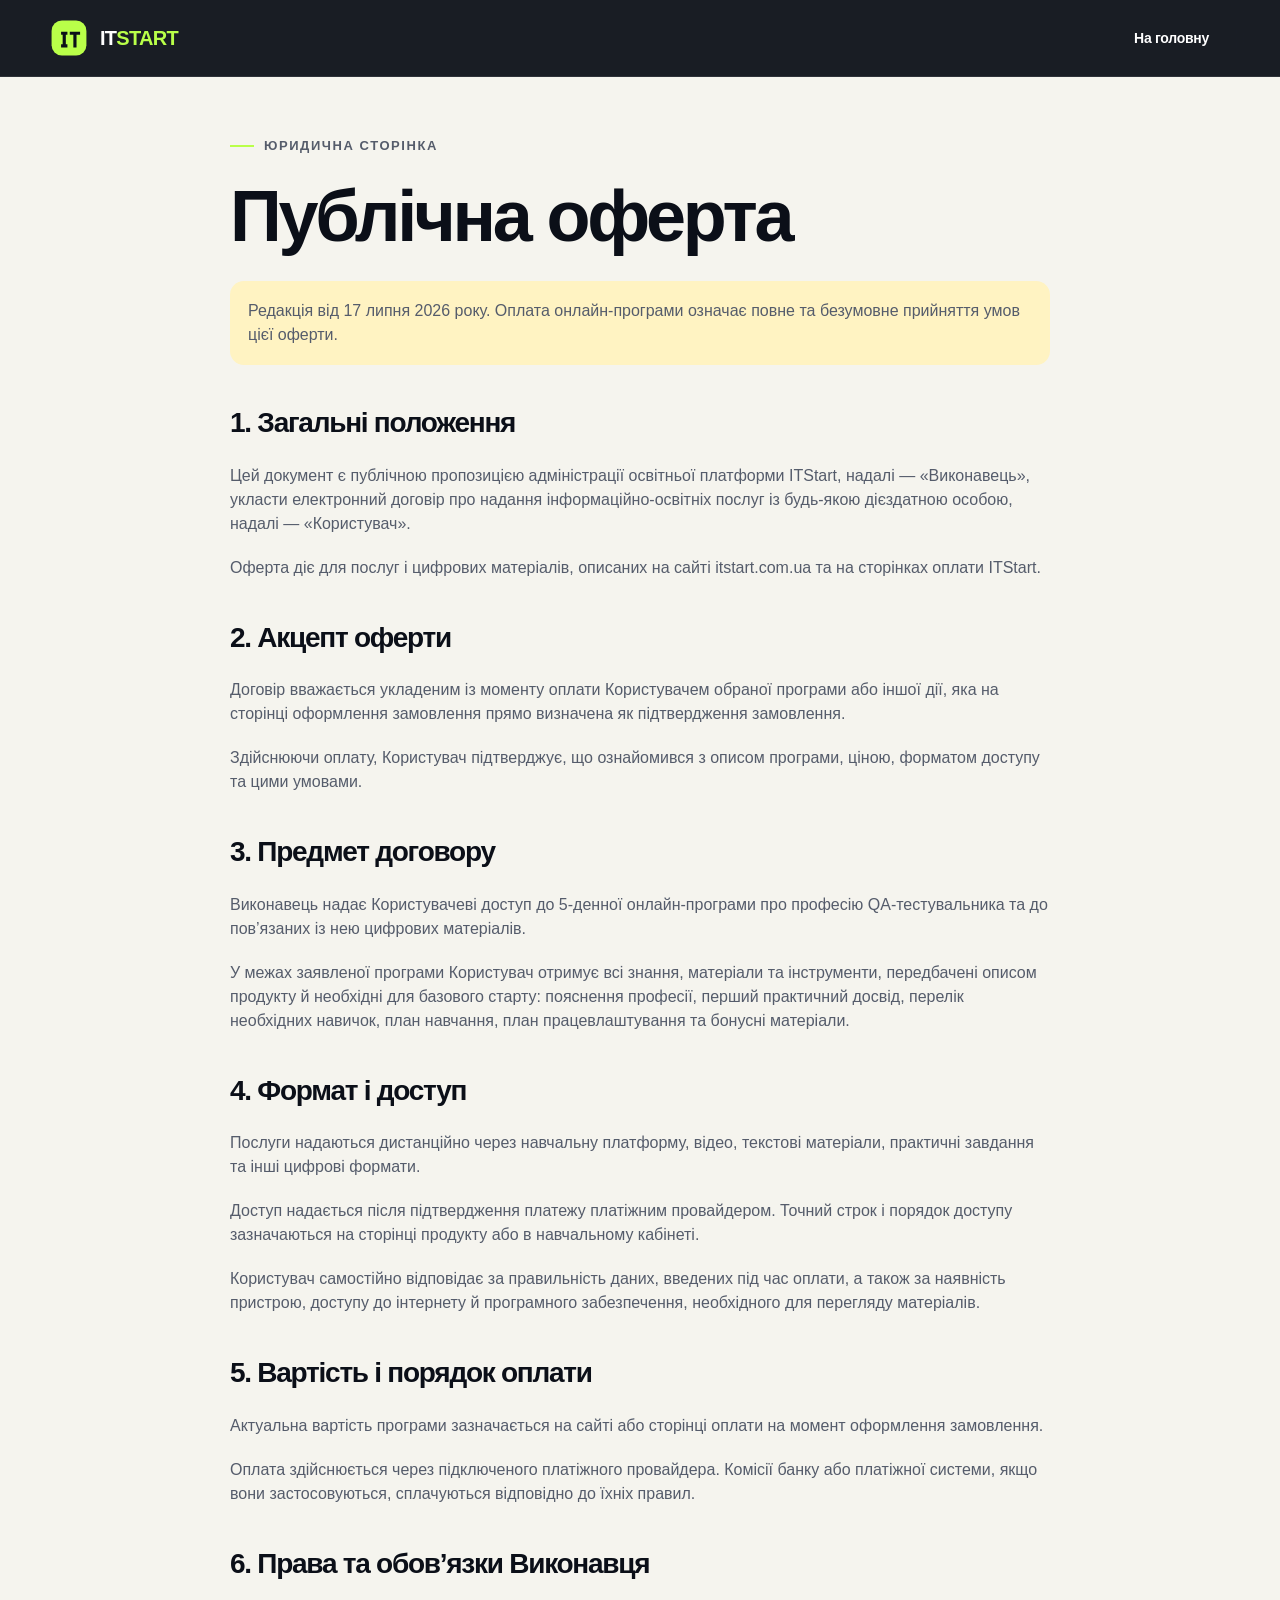
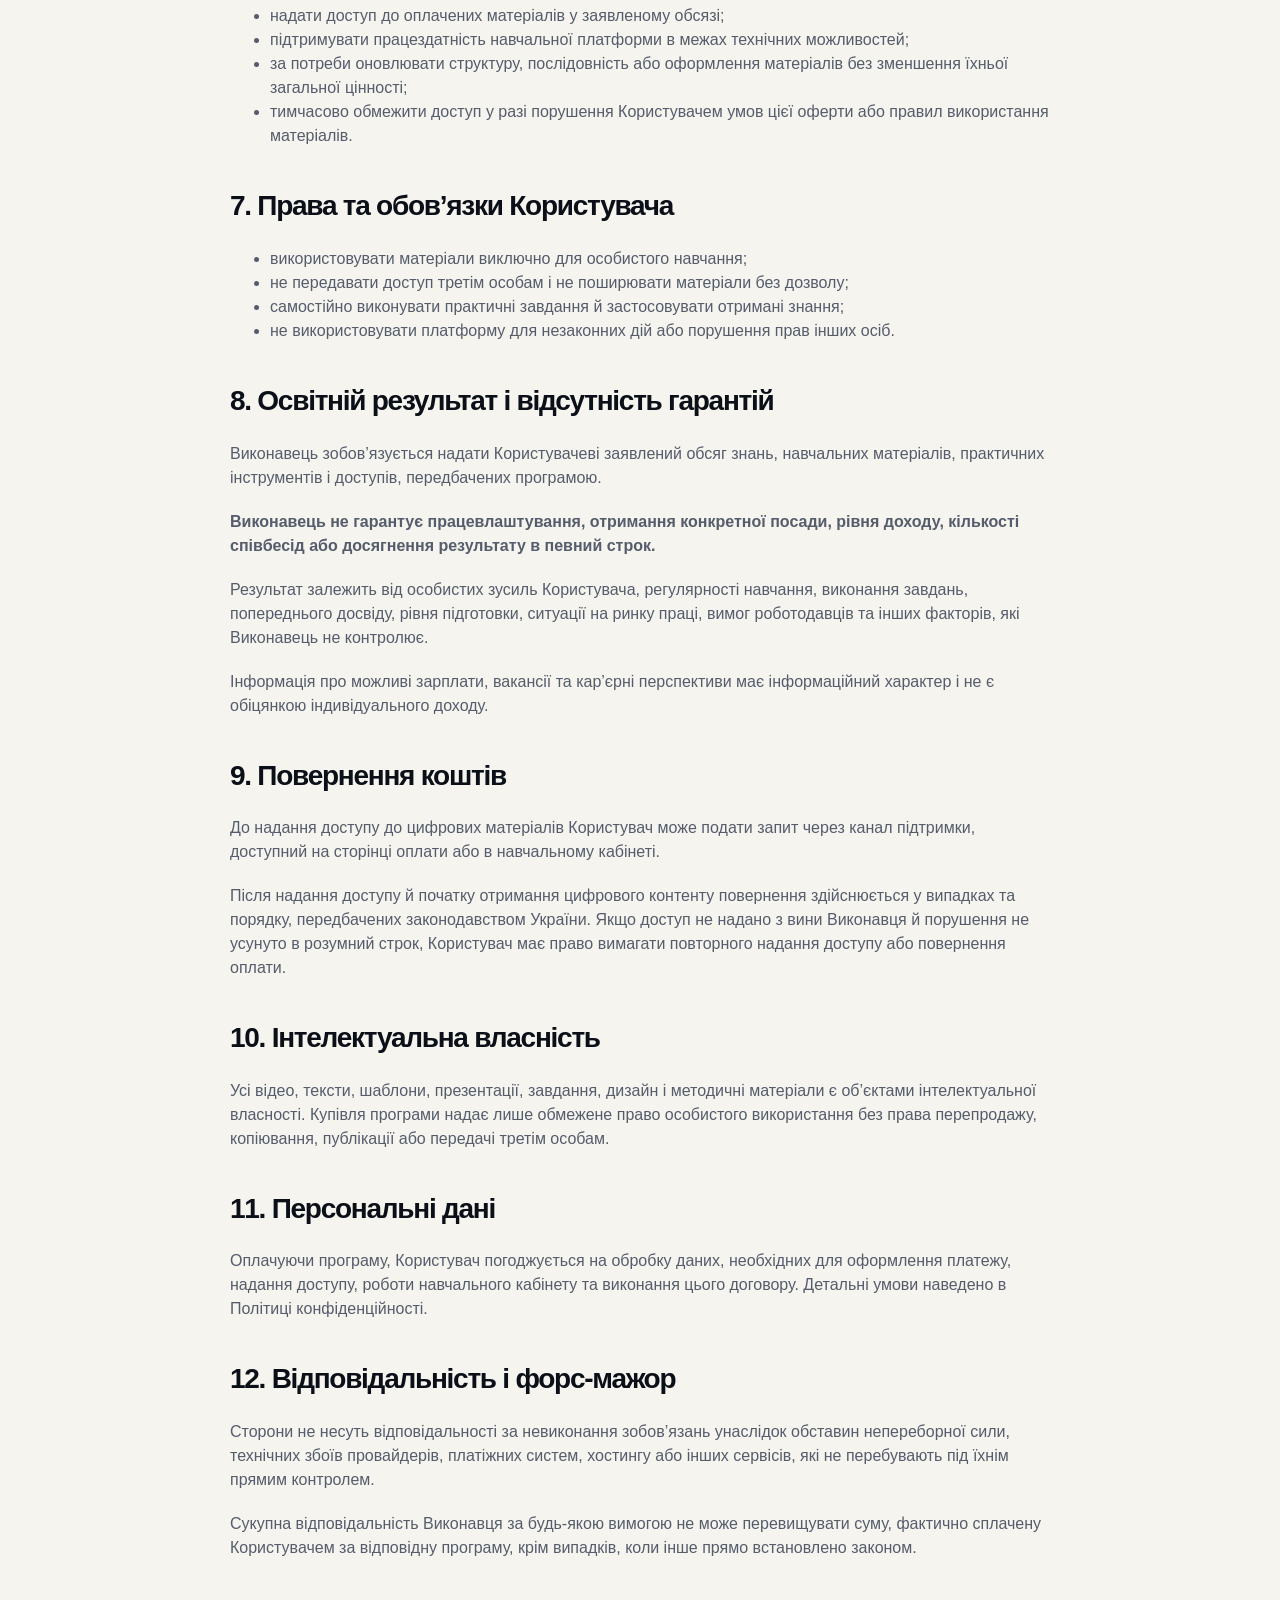
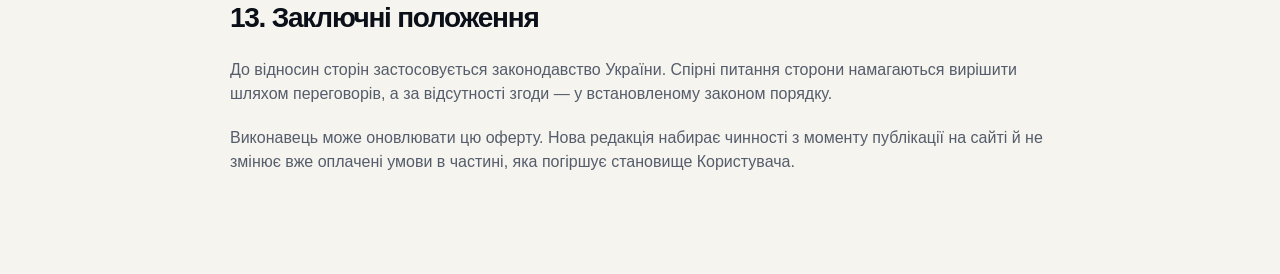
<file: offer.html>
<!doctype html>
<html lang="uk">
<head>
  <meta charset="utf-8">
  <meta name="viewport" content="width=device-width, initial-scale=1">
  <title>Публічна оферта — ITStart</title>
  <meta name="description" content="Публічна оферта ITStart про надання інформаційно-освітніх послуг онлайн.">
  <link rel="icon" href="assets/favicon.svg" type="image/svg+xml">
  <link rel="stylesheet" href="assets/styles.css?v=10">
</head>
<body>
  <header class="site-header scrolled">
    <div class="container header-inner">
      <a class="brand" href="index.html" aria-label="ITStart — на головну">
        <svg class="brand-mark" viewBox="0 0 48 48" aria-hidden="true">
          <rect x="2" y="2" width="44" height="44" rx="13" fill="currentColor"/>
          <path d="M14 16h8v4h-2v12h2v4h-8v-4h2V20h-2v-4Zm11 0h13v4h-4.5v16h-4V20H25v-4Z" fill="#0b0f18"/>
        </svg>
        <span class="brand-word">IT<span>START</span></span>
      </a>
      <a class="button button-small" href="index.html">На головну</a>
    </div>
  </header>

  <main class="legal-page">
    <div class="container legal-wrap">
      <div class="eyebrow eyebrow-dark"><span></span> Юридична сторінка</div>
      <h1>Публічна оферта</h1>
      <p class="legal-note">Редакція від 17 липня 2026 року. Оплата онлайн-програми означає повне та безумовне прийняття умов цієї оферти.</p>

      <h2>1. Загальні положення</h2>
      <p>Цей документ є публічною пропозицією адміністрації освітньої платформи ITStart, надалі — «Виконавець», укласти електронний договір про надання інформаційно-освітніх послуг із будь-якою дієздатною особою, надалі — «Користувач».</p>
      <p>Оферта діє для послуг і цифрових матеріалів, описаних на сайті itstart.com.ua та на сторінках оплати ITStart.</p>

      <h2>2. Акцепт оферти</h2>
      <p>Договір вважається укладеним із моменту оплати Користувачем обраної програми або іншої дії, яка на сторінці оформлення замовлення прямо визначена як підтвердження замовлення.</p>
      <p>Здійснюючи оплату, Користувач підтверджує, що ознайомився з описом програми, ціною, форматом доступу та цими умовами.</p>

      <h2>3. Предмет договору</h2>
      <p>Виконавець надає Користувачеві доступ до 5-денної онлайн-програми про професію QA-тестувальника та до пов’язаних із нею цифрових матеріалів.</p>
      <p>У межах заявленої програми Користувач отримує всі знання, матеріали та інструменти, передбачені описом продукту й необхідні для базового старту: пояснення професії, перший практичний досвід, перелік необхідних навичок, план навчання, план працевлаштування та бонусні матеріали.</p>

      <h2>4. Формат і доступ</h2>
      <p>Послуги надаються дистанційно через навчальну платформу, відео, текстові матеріали, практичні завдання та інші цифрові формати.</p>
      <p>Доступ надається після підтвердження платежу платіжним провайдером. Точний строк і порядок доступу зазначаються на сторінці продукту або в навчальному кабінеті.</p>
      <p>Користувач самостійно відповідає за правильність даних, введених під час оплати, а також за наявність пристрою, доступу до інтернету й програмного забезпечення, необхідного для перегляду матеріалів.</p>

      <h2>5. Вартість і порядок оплати</h2>
      <p>Актуальна вартість програми зазначається на сайті або сторінці оплати на момент оформлення замовлення.</p>
      <p>Оплата здійснюється через підключеного платіжного провайдера. Комісії банку або платіжної системи, якщо вони застосовуються, сплачуються відповідно до їхніх правил.</p>

      <h2>6. Права та обов’язки Виконавця</h2>
      <ul>
        <li>надати доступ до оплачених матеріалів у заявленому обсязі;</li>
        <li>підтримувати працездатність навчальної платформи в межах технічних можливостей;</li>
        <li>за потреби оновлювати структуру, послідовність або оформлення матеріалів без зменшення їхньої загальної цінності;</li>
        <li>тимчасово обмежити доступ у разі порушення Користувачем умов цієї оферти або правил використання матеріалів.</li>
      </ul>

      <h2>7. Права та обов’язки Користувача</h2>
      <ul>
        <li>використовувати матеріали виключно для особистого навчання;</li>
        <li>не передавати доступ третім особам і не поширювати матеріали без дозволу;</li>
        <li>самостійно виконувати практичні завдання й застосовувати отримані знання;</li>
        <li>не використовувати платформу для незаконних дій або порушення прав інших осіб.</li>
      </ul>

      <h2>8. Освітній результат і відсутність гарантій</h2>
      <p>Виконавець зобов’язується надати Користувачеві заявлений обсяг знань, навчальних матеріалів, практичних інструментів і доступів, передбачених програмою.</p>
      <p><strong>Виконавець не гарантує працевлаштування, отримання конкретної посади, рівня доходу, кількості співбесід або досягнення результату в певний строк.</strong></p>
      <p>Результат залежить від особистих зусиль Користувача, регулярності навчання, виконання завдань, попереднього досвіду, рівня підготовки, ситуації на ринку праці, вимог роботодавців та інших факторів, які Виконавець не контролює.</p>
      <p>Інформація про можливі зарплати, вакансії та кар’єрні перспективи має інформаційний характер і не є обіцянкою індивідуального доходу.</p>

      <h2>9. Повернення коштів</h2>
      <p>До надання доступу до цифрових матеріалів Користувач може подати запит через канал підтримки, доступний на сторінці оплати або в навчальному кабінеті.</p>
      <p>Після надання доступу й початку отримання цифрового контенту повернення здійснюється у випадках та порядку, передбачених законодавством України. Якщо доступ не надано з вини Виконавця й порушення не усунуто в розумний строк, Користувач має право вимагати повторного надання доступу або повернення оплати.</p>

      <h2>10. Інтелектуальна власність</h2>
      <p>Усі відео, тексти, шаблони, презентації, завдання, дизайн і методичні матеріали є об’єктами інтелектуальної власності. Купівля програми надає лише обмежене право особистого використання без права перепродажу, копіювання, публікації або передачі третім особам.</p>

      <h2>11. Персональні дані</h2>
      <p>Оплачуючи програму, Користувач погоджується на обробку даних, необхідних для оформлення платежу, надання доступу, роботи навчального кабінету та виконання цього договору. Детальні умови наведено в <a href="privacy.html">Політиці конфіденційності</a>.</p>

      <h2>12. Відповідальність і форс-мажор</h2>
      <p>Сторони не несуть відповідальності за невиконання зобов’язань унаслідок обставин непереборної сили, технічних збоїв провайдерів, платіжних систем, хостингу або інших сервісів, які не перебувають під їхнім прямим контролем.</p>
      <p>Сукупна відповідальність Виконавця за будь-якою вимогою не може перевищувати суму, фактично сплачену Користувачем за відповідну програму, крім випадків, коли інше прямо встановлено законом.</p>

      <h2>13. Заключні положення</h2>
      <p>До відносин сторін застосовується законодавство України. Спірні питання сторони намагаються вирішити шляхом переговорів, а за відсутності згоди — у встановленому законом порядку.</p>
      <p>Виконавець може оновлювати цю оферту. Нова редакція набирає чинності з моменту публікації на сайті й не змінює вже оплачені умови в частині, яка погіршує становище Користувача.</p>
    </div>
  </main>
</body>
</html>
</file>
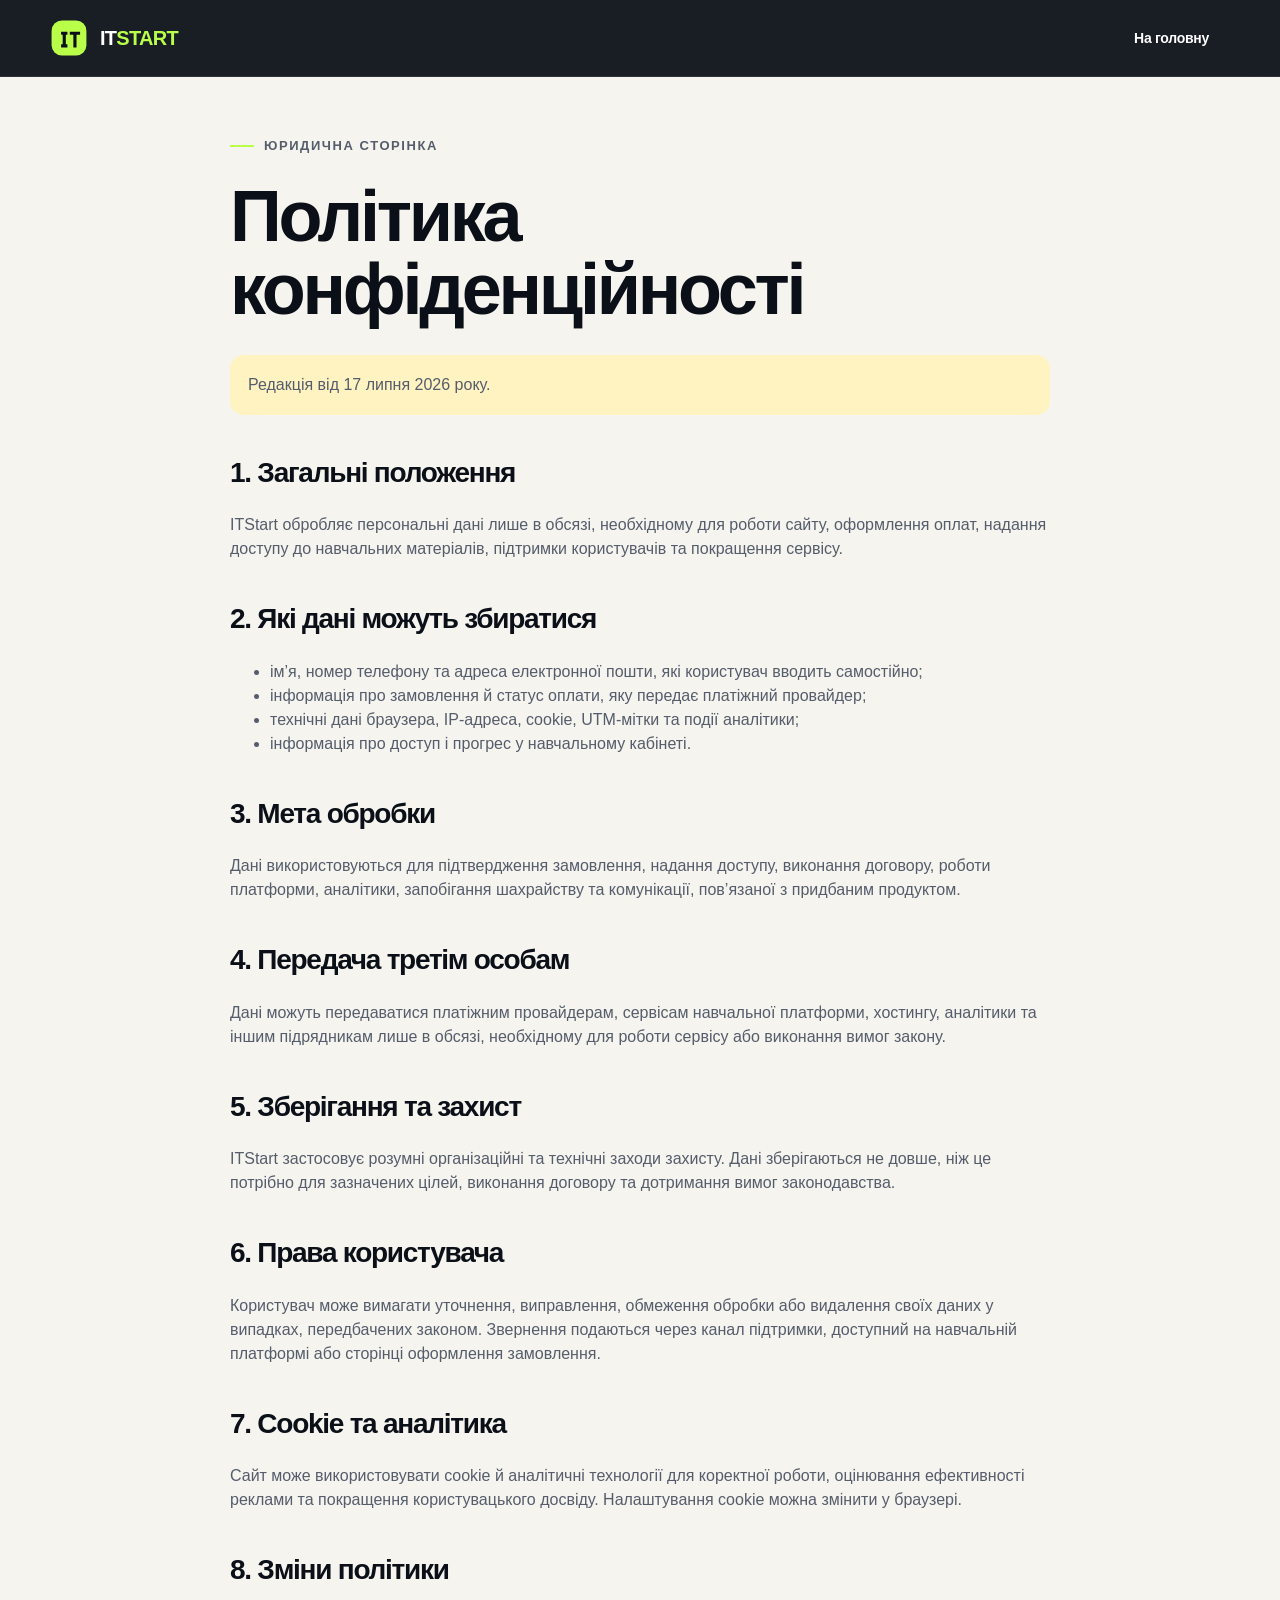
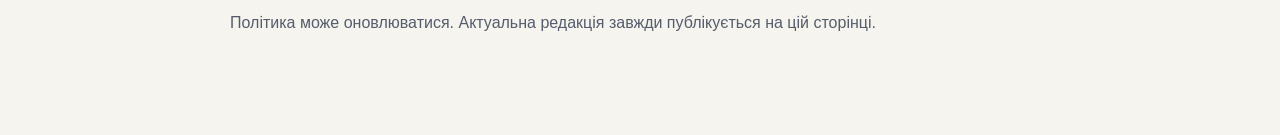
<file: privacy.html>
<!doctype html>
<html lang="uk">
<head>
  <meta charset="utf-8">
  <meta name="viewport" content="width=device-width, initial-scale=1">
  <title>Політика конфіденційності — ITStart</title>
  <meta name="description" content="Політика конфіденційності освітньої платформи ITStart.">
  <link rel="icon" href="assets/favicon.svg" type="image/svg+xml">
  <link rel="stylesheet" href="assets/styles.css?v=10">
</head>
<body>
  <header class="site-header scrolled">
    <div class="container header-inner">
      <a class="brand" href="index.html" aria-label="ITStart — на головну">
        <svg class="brand-mark" viewBox="0 0 48 48" aria-hidden="true">
          <rect x="2" y="2" width="44" height="44" rx="13" fill="currentColor"/>
          <path d="M14 16h8v4h-2v12h2v4h-8v-4h2V20h-2v-4Zm11 0h13v4h-4.5v16h-4V20H25v-4Z" fill="#0b0f18"/>
        </svg>
        <span class="brand-word">IT<span>START</span></span>
      </a>
      <a class="button button-small" href="index.html">На головну</a>
    </div>
  </header>

  <main class="legal-page">
    <div class="container legal-wrap">
      <div class="eyebrow eyebrow-dark"><span></span> Юридична сторінка</div>
      <h1>Політика конфіденційності</h1>
      <p class="legal-note">Редакція від 17 липня 2026 року.</p>

      <h2>1. Загальні положення</h2>
      <p>ITStart обробляє персональні дані лише в обсязі, необхідному для роботи сайту, оформлення оплат, надання доступу до навчальних матеріалів, підтримки користувачів та покращення сервісу.</p>

      <h2>2. Які дані можуть збиратися</h2>
      <ul>
        <li>ім’я, номер телефону та адреса електронної пошти, які користувач вводить самостійно;</li>
        <li>інформація про замовлення й статус оплати, яку передає платіжний провайдер;</li>
        <li>технічні дані браузера, IP-адреса, cookie, UTM-мітки та події аналітики;</li>
        <li>інформація про доступ і прогрес у навчальному кабінеті.</li>
      </ul>

      <h2>3. Мета обробки</h2>
      <p>Дані використовуються для підтвердження замовлення, надання доступу, виконання договору, роботи платформи, аналітики, запобігання шахрайству та комунікації, пов’язаної з придбаним продуктом.</p>

      <h2>4. Передача третім особам</h2>
      <p>Дані можуть передаватися платіжним провайдерам, сервісам навчальної платформи, хостингу, аналітики та іншим підрядникам лише в обсязі, необхідному для роботи сервісу або виконання вимог закону.</p>

      <h2>5. Зберігання та захист</h2>
      <p>ITStart застосовує розумні організаційні та технічні заходи захисту. Дані зберігаються не довше, ніж це потрібно для зазначених цілей, виконання договору та дотримання вимог законодавства.</p>

      <h2>6. Права користувача</h2>
      <p>Користувач може вимагати уточнення, виправлення, обмеження обробки або видалення своїх даних у випадках, передбачених законом. Звернення подаються через канал підтримки, доступний на навчальній платформі або сторінці оформлення замовлення.</p>

      <h2>7. Cookie та аналітика</h2>
      <p>Сайт може використовувати cookie й аналітичні технології для коректної роботи, оцінювання ефективності реклами та покращення користувацького досвіду. Налаштування cookie можна змінити у браузері.</p>

      <h2>8. Зміни політики</h2>
      <p>Політика може оновлюватися. Актуальна редакція завжди публікується на цій сторінці.</p>
    </div>
  </main>
</body>
</html>
</file>
<file: assets/styles.css>
:root {
  --ink: #0b0f18;
  --ink-soft: #171d2b;
  --paper: #f5f4ee;
  --white: #ffffff;
  --lime: #b9ff49;
  --blue: #5c7cff;
  --blue-deep: #3654d9;
  --sky: #91d8ff;
  --line-dark: rgba(255,255,255,.14);
  --line-light: rgba(11,15,24,.14);
  --muted: #6c7280;
  --shadow: 0 22px 70px rgba(11,15,24,.16);
  --radius-sm: 14px;
  --radius: 24px;
  --radius-lg: 36px;
  --container: 1180px;
}

* { box-sizing: border-box; }
html { scroll-behavior: smooth; }
body {
  margin: 0;
  color: var(--ink);
  background: var(--paper);
  font-family: Inter, -apple-system, BlinkMacSystemFont, "Segoe UI", Arial, sans-serif;
  font-size: 16px;
  line-height: 1.5;
  -webkit-font-smoothing: antialiased;
}
body.menu-open { overflow: hidden; }
a { color: inherit; text-decoration: none; }
button, input { font: inherit; }
img, svg { max-width: 100%; }
button { color: inherit; }
::selection { color: var(--ink); background: var(--lime); }

.skip-link { position: fixed; z-index: 999; left: 16px; top: -80px; padding: 12px 18px; background: var(--lime); border-radius: 10px; font-weight: 800; }
.skip-link:focus { top: 16px; }
.container { width: min(calc(100% - 40px), var(--container)); margin: 0 auto; }
.section { padding: 112px 0; position: relative; overflow: hidden; }
.section-dark { color: var(--white); background: var(--ink); }
.section-light { background: var(--paper); }
.section-blue { color: var(--white); background: var(--blue-deep); }
h1, h2, h3, p { margin-top: 0; }
h1, h2, h3 { letter-spacing: -.045em; line-height: 1.02; }
h1 { margin-bottom: 28px; font-size: clamp(48px, 7vw, 90px); font-weight: 850; }
h2 { margin-bottom: 26px; font-size: clamp(40px, 5.2vw, 68px); font-weight: 850; }
h3 { font-size: 25px; }
em { color: var(--lime); font-style: normal; }
.section-light h2 em, .tools-section h2 em, .mentor-section h2 em, .pricing-section h2 em, .faq-heading h2 em { color: var(--blue-deep); }
p { margin-bottom: 20px; }
.eyebrow { display: inline-flex; align-items: center; gap: 10px; margin-bottom: 24px; color: rgba(255,255,255,.68); font-size: 13px; font-weight: 800; letter-spacing: .12em; text-transform: uppercase; }
.eyebrow span { width: 24px; height: 2px; background: var(--lime); }
.eyebrow-dark { color: #555c6b; }
.eyebrow-light { color: rgba(255,255,255,.7); }
.muted { color: var(--muted); }

.site-header { position: fixed; z-index: 100; top: 0; left: 0; right: 0; color: var(--white); background: rgba(11,15,24,.68); border-bottom: 1px solid rgba(255,255,255,.09); backdrop-filter: blur(18px); transition: .25s ease; }
.site-header.scrolled { background: rgba(11,15,24,.94); }
.header-inner { display: flex; align-items: center; justify-content: space-between; min-height: 76px; }
.brand { display: inline-flex; align-items: center; gap: 12px; font-weight: 900; letter-spacing: -.045em; }
.brand-mark { width: 38px; color: var(--lime); }
.brand-word { font-size: 20px; }
.brand-word span { color: var(--lime); }
.desktop-nav { display: flex; gap: 32px; margin-left: auto; margin-right: 32px; }
.desktop-nav a { color: rgba(255,255,255,.72); font-size: 14px; font-weight: 650; transition: .2s ease; }
.desktop-nav a:hover { color: var(--lime); }
.button { display: inline-flex; align-items: center; justify-content: center; min-height: 52px; padding: 0 25px; border: 1px solid transparent; border-radius: 14px; font-weight: 850; letter-spacing: -.02em; cursor: pointer; transition: transform .18s ease, background .18s ease, color .18s ease, border-color .18s ease; }
.button:hover { transform: translateY(-2px); }
.button-small { min-height: 44px; padding: 0 20px; font-size: 14px; }
.button-large { min-height: 62px; padding: 0 30px; }
.button-primary { color: var(--ink); background: var(--lime); box-shadow: 0 12px 30px rgba(185,255,73,.18); }
.button-primary:hover { background: #c7ff6b; }
.button-ghost { color: var(--white); border-color: rgba(255,255,255,.24); background: rgba(255,255,255,.04); }
.button-ghost:hover { border-color: var(--lime); color: var(--lime); }
.button-full { width: 100%; }
.menu-button { display: none; width: 46px; height: 46px; padding: 0; border: 1px solid var(--line-dark); border-radius: 12px; background: transparent; }
.menu-button span { display: block; width: 20px; height: 2px; margin: 5px auto; background: white; transition: .2s ease; }
.mobile-nav { display: none; }

.hero { min-height: 100vh; padding-top: 158px; padding-bottom: 0; }
.hero-grid { position: relative; z-index: 2; display: grid; grid-template-columns: 1.02fr .98fr; gap: 70px; align-items: center; }
.hero-lead { max-width: 660px; color: rgba(255,255,255,.72); font-size: 20px; line-height: 1.55; }
.hero-actions { display: flex; flex-wrap: wrap; gap: 14px; margin-top: 34px; }
.hero-notes { display: flex; flex-wrap: wrap; gap: 22px; margin-top: 32px; color: rgba(255,255,255,.7); font-size: 14px; }
.check { display: inline-flex; align-items: center; justify-content: center; width: 20px; height: 20px; margin-right: 7px; color: var(--ink); background: var(--lime); border-radius: 50%; font-size: 12px; font-weight: 900; }
.hero-glow { position: absolute; border-radius: 50%; filter: blur(10px); opacity: .32; pointer-events: none; }
.hero-glow-one { top: 90px; right: -200px; width: 540px; height: 540px; background: radial-gradient(circle, var(--blue), transparent 65%); }
.hero-glow-two { left: 5%; bottom: 8%; width: 340px; height: 340px; background: radial-gradient(circle, rgba(185,255,73,.3), transparent 68%); }
.hero-visual { position: relative; padding: 54px 8px; }
.browser-card { position: relative; z-index: 2; overflow: hidden; color: var(--ink); background: #eef1f7; border: 1px solid rgba(255,255,255,.14); border-radius: 28px; box-shadow: 0 42px 110px rgba(0,0,0,.42); transform: rotate(1deg); }
.browser-top { display: grid; grid-template-columns: 80px 1fr 32px; align-items: center; gap: 12px; height: 58px; padding: 0 18px; background: #171d29; }
.browser-dots { display: flex; gap: 7px; }
.browser-dots i { width: 9px; height: 9px; background: #51596a; border-radius: 50%; }
.browser-dots i:first-child { background: #ff6b65; }
.browser-dots i:nth-child(2) { background: #ffd15b; }
.browser-dots i:nth-child(3) { background: var(--lime); }
.browser-address { overflow: hidden; padding: 8px 16px; color: #a9afbd; background: #0e131c; border-radius: 9px; font-size: 12px; text-overflow: ellipsis; white-space: nowrap; }
.browser-icon { color: white; text-align: center; }
.demo-page { padding: 28px; }
.demo-tag { display: inline-flex; padding: 8px 11px; color: #3654d9; background: rgba(92,124,255,.12); border-radius: 999px; font-size: 11px; font-weight: 800; letter-spacing: .08em; text-transform: uppercase; }
.demo-product { display: grid; grid-template-columns: 190px 1fr; gap: 25px; margin: 22px 0; }
.demo-image { position: relative; display: flex; align-items: center; justify-content: center; min-height: 205px; color: white; background: linear-gradient(145deg, #5c7cff, #28348f); border-radius: 20px; }
.demo-image span { font-size: 56px; font-weight: 900; letter-spacing: -.08em; }
.demo-info { position: relative; padding: 12px 0; }
.demo-info small { color: var(--muted); font-weight: 700; }
.demo-info h3 { margin: 8px 0 10px; font-size: 29px; }
.demo-rating { color: #ffb800; font-size: 14px; }
.demo-rating span { color: var(--muted); }
.demo-price { display: flex; align-items: baseline; gap: 12px; margin: 16px 0; }
.demo-price strong { font-size: 26px; }
.demo-price del { color: var(--muted); }
.demo-buy { width: 100%; min-height: 46px; border: 0; color: var(--ink); background: var(--lime); border-radius: 11px; font-weight: 850; }
.demo-form-row { position: relative; display: grid; grid-template-columns: 70px 1fr 112px; align-items: center; gap: 10px; padding-top: 20px; border-top: 1px solid rgba(11,15,24,.1); }
.demo-form-row label { font-size: 13px; font-weight: 800; }
.demo-form-row input { width: 100%; min-height: 43px; padding: 0 12px; border: 1px solid rgba(11,15,24,.14); border-radius: 10px; background: white; }
.demo-form-row button { min-height: 43px; border: 0; color: white; background: var(--blue-deep); border-radius: 10px; font-weight: 800; }
.browser-status { display: flex; justify-content: space-between; margin-top: 24px; padding: 14px 16px; color: #4d5565; background: white; border-radius: 12px; font-size: 12px; }
.status-live { color: #2c9b4b; font-weight: 800; }
.bug-pin { position: absolute; z-index: 5; display: flex; align-items: center; justify-content: center; width: 30px; height: 30px; color: var(--ink); background: var(--lime); border: 4px solid #eef1f7; border-radius: 50%; box-shadow: 0 8px 20px rgba(11,15,24,.2); font-size: 12px; font-weight: 900; }
.pin-one { top: 15px; right: 15px; }
.pin-two { right: -10px; bottom: 26px; }
.pin-three { right: 95px; top: 5px; }
.floating-card { position: absolute; z-index: 4; display: flex; gap: 11px; padding: 16px 18px; color: var(--ink); background: white; border-radius: 16px; box-shadow: var(--shadow); }
.floating-card b, .floating-card span { display: block; }
.floating-card span { color: var(--muted); font-size: 12px; }
.floating-card-top { top: 12px; right: -16px; }
.floating-card-bottom { left: -35px; bottom: 0; max-width: 350px; align-items: center; }
.floating-icon { display: flex !important; align-items: center; justify-content: center; width: 42px; height: 42px; flex: 0 0 42px; color: var(--ink) !important; background: var(--lime); border-radius: 12px; font-size: 25px !important; }
.hero-strip { position: relative; z-index: 3; display: grid; grid-template-columns: repeat(4,1fr); margin-top: 100px; border-top: 1px solid var(--line-dark); }
.hero-strip div { padding: 30px 22px 34px; border-right: 1px solid var(--line-dark); }
.hero-strip div:first-child { border-left: 1px solid var(--line-dark); }
.hero-strip strong, .hero-strip span { display: block; }
.hero-strip strong { margin-bottom: 5px; font-size: 19px; }
.hero-strip span { color: rgba(255,255,255,.55); font-size: 13px; }

.split-heading { display: grid; grid-template-columns: 1.2fr .8fr; gap: 80px; align-items: end; }
.large-copy { padding-bottom: 14px; font-size: 19px; line-height: 1.6; }
.profession-grid { display: grid; grid-template-columns: repeat(3,1fr); gap: 18px; margin-top: 60px; }
.profession-card { position: relative; min-height: 340px; padding: 34px; background: white; border: 1px solid var(--line-light); border-radius: var(--radius); }
.profession-card h3 { margin-top: 70px; margin-bottom: 14px; }
.profession-card p { color: var(--muted); }
.card-index { position: absolute; top: 30px; right: 30px; color: #9ba0aa; font-size: 12px; font-weight: 900; }
.icon-box { display: flex; align-items: center; justify-content: center; width: 58px; height: 58px; color: var(--ink); background: #e9e8e2; border-radius: 16px; font-size: 25px; font-weight: 900; }
.accent-card { background: var(--lime); border-color: transparent; }
.accent-card p { color: rgba(11,15,24,.7); }
.accent-card .icon-box { background: rgba(255,255,255,.55); }
.dark-card { color: white; background: var(--ink); border-color: transparent; }
.dark-card p { color: rgba(255,255,255,.6); }
.dark-card .icon-box { color: var(--ink); background: var(--lime); }

.pain-grid { display: grid; grid-template-columns: .9fr 1.1fr; gap: 90px; align-items: start; }
.pain-heading { position: sticky; top: 120px; }
.pain-heading p { max-width: 520px; color: rgba(255,255,255,.68); font-size: 18px; }
.pain-list { border-top: 1px solid rgba(255,255,255,.22); }
.pain-list article { display: grid; grid-template-columns: 55px 1fr; gap: 20px; padding: 34px 0; border-bottom: 1px solid rgba(255,255,255,.22); }
.pain-list article > span { display: flex; align-items: center; justify-content: center; width: 40px; height: 40px; color: var(--ink); background: var(--lime); border-radius: 50%; font-weight: 900; font-size: 12px; }
.pain-list h3 { margin-bottom: 8px; }
.pain-list p { margin: 0; color: rgba(255,255,255,.6); }

.challenge-section { background: #101724; }
.challenge-grid { display: grid; grid-template-columns: .9fr 1.1fr; gap: 80px; align-items: center; }
.challenge-copy p { color: rgba(255,255,255,.66); font-size: 18px; }
.challenge-progress { margin-top: 36px; padding: 20px; background: rgba(255,255,255,.06); border: 1px solid var(--line-dark); border-radius: 18px; }
.progress-number { display: flex; align-items: baseline; gap: 5px; }
.progress-number strong { font-size: 34px; }
.progress-number span { color: rgba(255,255,255,.55); }
.progress-track { overflow: hidden; height: 8px; margin-top: 15px; background: rgba(255,255,255,.1); border-radius: 999px; }
.progress-track i { display: block; width: 0; height: 100%; background: var(--lime); transition: width .35s ease; }
.challenge-feedback { min-height: 50px; margin-top: 16px; color: var(--sky); font-size: 14px; }
.test-window { overflow: hidden; color: var(--ink); background: #f7f8fb; border: 1px solid rgba(255,255,255,.14); border-radius: 28px; box-shadow: 0 38px 90px rgba(0,0,0,.35); }
.test-toolbar { display: grid; grid-template-columns: 80px 1fr 70px; align-items: center; padding: 18px 22px; color: rgba(255,255,255,.75); background: #1a2230; font-size: 13px; }
.test-toolbar span { text-align: center; }
.test-toolbar button { padding: 7px 10px; border: 1px solid var(--line-dark); color: rgba(255,255,255,.7); background: transparent; border-radius: 8px; cursor: pointer; }
.test-content { padding: 42px; }
.test-badge { display: inline-flex; padding: 7px 10px; color: var(--blue-deep); background: rgba(92,124,255,.12); border-radius: 999px; font-size: 11px; font-weight: 850; text-transform: uppercase; }
.test-content h3 { margin: 18px 0 9px; font-size: 35px; }
.test-content > p { color: var(--muted); }
.bug-target { position: relative; width: 100%; border: 2px solid transparent; cursor: crosshair; transition: .18s ease; }
.bug-target:hover { border-color: var(--blue); transform: translateY(-2px); }
.bug-target.found { border-color: var(--lime); box-shadow: 0 0 0 4px rgba(185,255,73,.16); }
.bug-target.found::after { content: "✓ БАГ"; position: absolute; top: 10px; right: 10px; padding: 5px 7px; color: var(--ink); background: var(--lime); border-radius: 7px; font-size: 10px; font-weight: 900; }
.test-content > .bug-target:first-of-type { margin: 25px 0; padding: 18px; background: white; border-radius: 15px; }
.price-row { display: flex; gap: 10px; align-items: baseline; margin-bottom: 14px; }
.price-row b { font-size: 25px; }
.price-row del { color: var(--muted); }
.fake-buy { display: block; padding: 13px; color: var(--ink); background: var(--lime); border-radius: 10px; font-weight: 850; }
.fake-field-wrap { margin-top: 18px; }
.fake-field-wrap label { display: block; margin-bottom: 8px; font-size: 13px; font-weight: 800; }
.fake-field { padding: 15px; text-align: left; background: white; border-radius: 12px; }
.fake-submit { margin-top: 15px; padding: 15px; color: white; background: var(--blue-deep); border-radius: 12px; font-weight: 850; }

.program-heading { display: grid; grid-template-columns: 1.1fr .6fr; gap: 80px; align-items: end; }
.program-heading > p { padding-bottom: 15px; color: var(--muted); font-size: 18px; }
.program-layout { display: grid; grid-template-columns: 1fr 370px; gap: 50px; align-items: start; margin-top: 58px; }
.program-list { border-top: 1px solid var(--line-light); }
details { border-bottom: 1px solid var(--line-light); }
summary { list-style: none; cursor: pointer; }
summary::-webkit-details-marker { display: none; }
.program-list summary { display: grid; grid-template-columns: 90px 1fr 28px; gap: 12px; align-items: center; min-height: 86px; }
.program-list summary span { color: var(--blue-deep); font-size: 13px; font-weight: 850; text-transform: uppercase; }
.program-list summary b { font-size: 20px; }
.program-list summary i, .faq-list summary i { position: relative; width: 26px; height: 26px; border: 1px solid var(--line-light); border-radius: 50%; }
.program-list summary i::before, .program-list summary i::after, .faq-list summary i::before, .faq-list summary i::after { content: ""; position: absolute; left: 7px; top: 12px; width: 10px; height: 1px; background: currentColor; transition: .2s ease; }
.program-list summary i::after, .faq-list summary i::after { transform: rotate(90deg); }
details[open] summary i::after { transform: rotate(0); }
.details-content { padding: 0 50px 28px 102px; color: var(--muted); }
.details-content strong { color: var(--ink); }
.program-aside { position: sticky; top: 110px; padding: 32px; color: white; background: var(--ink); border-radius: 24px; }
.aside-label { margin-bottom: 20px; color: var(--lime); font-size: 12px; font-weight: 850; letter-spacing: .1em; text-transform: uppercase; }
.program-aside ul, .price-card ul { margin: 0; padding: 0; list-style: none; }
.program-aside li { display: flex; gap: 10px; padding: 13px 0; border-bottom: 1px solid var(--line-dark); }
.program-aside li span { color: var(--lime); font-weight: 900; }
.aside-quote { margin-top: 26px; padding: 20px; color: var(--ink); background: var(--lime); border-radius: 16px; font-weight: 850; }

.tools-section { background: #e9e8e2; }
.center-heading { max-width: 760px; margin: 0 auto 55px; text-align: center; }
.tools-track { display: grid; grid-template-columns: repeat(6,1fr); gap: 12px; }
.tools-track div { display: flex; flex-direction: column; align-items: center; justify-content: center; min-height: 155px; padding: 18px; background: var(--paper); border: 1px solid var(--line-light); border-radius: 20px; }
.tools-track span { display: flex; align-items: center; justify-content: center; min-width: 54px; height: 54px; padding: 0 10px; margin-bottom: 13px; color: white; background: var(--blue-deep); border-radius: 15px; font-size: 13px; font-weight: 900; }
.tools-track b { font-size: 14px; }

.format-grid { display: grid; grid-template-columns: .8fr 1.2fr; gap: 90px; align-items: start; }
.format-copy { position: sticky; top: 120px; }
.format-copy p { color: rgba(255,255,255,.64); font-size: 18px; }
.format-cards { display: grid; grid-template-columns: 1fr 1fr; gap: 16px; }
.format-cards article { min-height: 250px; padding: 28px; background: var(--ink-soft); border: 1px solid var(--line-dark); border-radius: 22px; }
.format-cards article > span { display: inline-flex; padding: 6px 9px; color: var(--ink); background: var(--lime); border-radius: 8px; font-size: 11px; font-weight: 900; }
.format-cards h3 { margin-top: 70px; margin-bottom: 10px; }
.format-cards p { margin: 0; color: rgba(255,255,255,.56); }

.mentor-grid { display: grid; grid-template-columns: .9fr 1.1fr; gap: 90px; align-items: center; }
.mentor-visual { position: relative; }
.mentor-placeholder { position: relative; display: flex; min-height: 550px; align-items: center; justify-content: center; overflow: hidden; color: var(--blue-deep); background: #dfded6; border: 1px dashed rgba(11,15,24,.28); border-radius: var(--radius-lg); }
.mentor-placeholder svg { position: absolute; bottom: -20px; width: 82%; }
.mentor-placeholder > div { position: absolute; z-index: 2; bottom: 30px; left: 30px; right: 30px; padding: 18px; color: white; background: rgba(11,15,24,.88); border-radius: 15px; backdrop-filter: blur(12px); }
.mentor-placeholder b, .mentor-placeholder span { display: block; }
.mentor-placeholder span { color: rgba(255,255,255,.55); font-size: 13px; }
.mentor-badge { position: absolute; top: 26px; right: -24px; padding: 13px 18px; background: var(--lime); border-radius: 12px; box-shadow: var(--shadow); font-weight: 850; transform: rotate(3deg); }
.mentor-intro { color: var(--muted); font-size: 18px; line-height: 1.65; }
.mentor-points { margin: 32px 0; border-top: 1px solid var(--line-light); }
.mentor-points div { display: grid; grid-template-columns: 180px 1fr; gap: 25px; padding: 19px 0; border-bottom: 1px solid var(--line-light); }
.mentor-points span { color: var(--muted); }
.text-link { color: var(--blue-deep); font-weight: 850; }
.disabled-link { opacity: .55; pointer-events: none; }

.pricing-section { background: var(--lime); }
.pricing-grid { display: grid; grid-template-columns: 1fr 490px; gap: 90px; align-items: center; }
.pricing-copy p { max-width: 600px; font-size: 18px; }
.pricing-guarantee { display: flex; align-items: center; gap: 18px; max-width: 520px; margin-top: 35px; padding: 18px; background: rgba(255,255,255,.5); border-radius: 18px; }
.pricing-guarantee > span { display: flex; align-items: center; justify-content: center; width: 62px; height: 62px; flex: 0 0 62px; color: white; background: var(--blue-deep); border-radius: 16px; font-size: 28px; font-weight: 900; }
.pricing-guarantee b, .pricing-guarantee p { display: block; margin: 0; }
.pricing-guarantee p { color: rgba(11,15,24,.62); font-size: 14px; }
.price-card { padding: 36px; background: var(--paper); border: 1px solid rgba(11,15,24,.14); border-radius: 28px; box-shadow: 0 30px 75px rgba(11,15,24,.18); }
.price-card-top { display: flex; justify-content: space-between; gap: 15px; align-items: center; }
.price-label { font-size: 12px; font-weight: 900; letter-spacing: .12em; }
.price-badge { padding: 7px 10px; color: white; background: var(--blue-deep); border-radius: 999px; font-size: 11px; font-weight: 850; }
.price { display: flex; gap: 9px; align-items: baseline; margin: 28px 0 0; }
.price strong { font-size: 76px; line-height: 1; letter-spacing: -.07em; }
.price span { font-size: 20px; font-weight: 800; }
.price-sub { color: var(--muted); }
.price-card ul { margin: 25px 0 30px; border-top: 1px solid var(--line-light); }
.price-card li { display: flex; gap: 10px; padding: 12px 0; border-bottom: 1px solid var(--line-light); }
.price-card li span { color: var(--blue-deep); font-weight: 900; }
.price-card small { display: block; margin-top: 14px; color: var(--muted); font-size: 11px; line-height: 1.5; }
.price-card code { font-size: 10px; }

.faq-grid { display: grid; grid-template-columns: .8fr 1.2fr; gap: 90px; align-items: start; }
.faq-heading { position: sticky; top: 120px; }
.faq-list { border-top: 1px solid var(--line-light); }
.faq-list summary { display: grid; grid-template-columns: 1fr 28px; gap: 18px; align-items: center; min-height: 82px; font-size: 19px; font-weight: 850; }
.faq-list p { padding: 0 60px 24px 0; color: var(--muted); }

.final-cta { position: relative; padding: 100px 0; overflow: hidden; }
.final-grid { position: relative; z-index: 2; display: grid; grid-template-columns: 1.2fr .8fr; gap: 80px; align-items: end; }
.final-label { display: inline-block; margin-bottom: 25px; color: var(--lime); font-size: 12px; font-weight: 900; letter-spacing: .12em; }
.final-action p { color: rgba(255,255,255,.65); font-size: 18px; }
.final-orb { position: absolute; width: 520px; height: 520px; right: -180px; bottom: -280px; background: radial-gradient(circle, rgba(92,124,255,.8), transparent 67%); }
.site-footer { padding: 48px 0 110px; color: white; background: #070a11; }
.footer-top { display: grid; grid-template-columns: .7fr 1fr .7fr; gap: 50px; align-items: start; padding-bottom: 38px; border-bottom: 1px solid var(--line-dark); }
.footer-copy { color: rgba(255,255,255,.55); }
.footer-contact { text-align: right; }
.footer-contact a, .footer-contact span { display: block; }
.footer-contact span { color: rgba(255,255,255,.5); }
.footer-bottom { display: flex; justify-content: space-between; gap: 20px; padding-top: 24px; color: rgba(255,255,255,.43); font-size: 12px; }
.footer-bottom div { display: flex; gap: 22px; }
.footer-bottom a:hover { color: var(--lime); }

.mobile-buy-bar { display: none; }
.toast { position: fixed; z-index: 300; right: 20px; bottom: 20px; max-width: 380px; padding: 15px 18px; color: white; background: var(--ink); border: 1px solid var(--line-dark); border-radius: 13px; box-shadow: var(--shadow); opacity: 0; pointer-events: none; transform: translateY(20px); transition: .25s ease; }
.toast.visible { opacity: 1; transform: translateY(0); }
.reveal { opacity: 0; transform: translateY(24px); transition: opacity .65s ease, transform .65s ease; }
.reveal.visible { opacity: 1; transform: translateY(0); }
.delay-1 { transition-delay: .12s; }
.delay-2 { transition-delay: .22s; }

.legal-page { min-height: 100vh; padding: 130px 0 80px; background: var(--paper); }
.legal-page .legal-wrap { max-width: 820px; }
.legal-page h1 { font-size: clamp(42px,6vw,72px); }
.legal-page h2 { margin-top: 44px; font-size: 28px; }
.legal-page p, .legal-page li { color: #555c6b; }
.legal-note { padding: 18px; background: #fff3c2; border-radius: 14px; }

@media (max-width: 1040px) {
  .desktop-nav { display: none; }
  .header-cta { margin-left: auto; margin-right: 12px; }
  .menu-button { display: block; }
  .mobile-nav { position: fixed; z-index: 99; top: 76px; left: 0; right: 0; display: flex; flex-direction: column; gap: 8px; padding: 22px 20px 28px; color: white; background: rgba(11,15,24,.98); border-bottom: 1px solid var(--line-dark); opacity: 0; pointer-events: none; transform: translateY(-20px); transition: .2s ease; }
  .mobile-nav.open { opacity: 1; pointer-events: auto; transform: translateY(0); }
  .mobile-nav > a:not(.button) { padding: 14px 0; border-bottom: 1px solid var(--line-dark); font-weight: 700; }
  .hero-grid, .split-heading, .pain-grid, .challenge-grid, .format-grid, .mentor-grid, .pricing-grid, .faq-grid, .final-grid { grid-template-columns: 1fr; }
  .hero-grid { gap: 30px; }
  .hero-visual { max-width: 700px; margin: 0 auto; }
  .hero-strip { grid-template-columns: repeat(2,1fr); }
  .profession-grid { grid-template-columns: 1fr 1fr; }
  .profession-grid article:last-child { grid-column: 1 / -1; }
  .pain-heading, .format-copy, .faq-heading { position: static; }
  .program-layout { grid-template-columns: 1fr 320px; gap: 30px; }
  .tools-track { grid-template-columns: repeat(3,1fr); }
  .pricing-grid { gap: 50px; }
  .price-card { max-width: 600px; }
}

@media (max-width: 760px) {
  .container { width: min(calc(100% - 28px), var(--container)); }
  .section { padding: 78px 0; }
  h1 { font-size: clamp(43px, 14vw, 66px); }
  h2 { font-size: clamp(36px, 11vw, 52px); }
  .header-inner { min-height: 68px; }
  .header-cta { display: none; }
  .mobile-nav { top: 68px; }
  .hero { min-height: auto; padding-top: 122px; }
  .hero-lead { font-size: 17px; }
  .hero-actions { flex-direction: column; }
  .hero-actions .button { width: 100%; }
  .hero-notes { display: grid; gap: 12px; }
  .hero-visual { padding: 36px 0 55px; }
  .browser-card { border-radius: 20px; transform: none; }
  .browser-top { grid-template-columns: 62px 1fr 20px; padding: 0 12px; }
  .demo-page { padding: 18px; }
  .demo-product { grid-template-columns: 1fr; }
  .demo-image { min-height: 145px; }
  .demo-form-row { grid-template-columns: 1fr; }
  .demo-form-row label { display: none; }
  .pin-two { right: 5px; }
  .pin-three { top: 55px; right: 8px; }
  .floating-card-top { top: 5px; right: 7px; }
  .floating-card-bottom { left: 10px; right: 10px; bottom: 3px; }
  .hero-strip { grid-template-columns: 1fr 1fr; margin-top: 50px; }
  .hero-strip div { padding: 22px 14px; }
  .profession-grid { grid-template-columns: 1fr; }
  .profession-grid article:last-child { grid-column: auto; }
  .profession-card { min-height: 285px; }
  .pain-grid, .challenge-grid, .mentor-grid { gap: 50px; }
  .test-content { padding: 25px; }
  .program-heading { grid-template-columns: 1fr; gap: 10px; }
  .program-layout { grid-template-columns: 1fr; }
  .program-aside { position: static; }
  .program-list summary { grid-template-columns: 70px 1fr 26px; min-height: 78px; }
  .program-list summary b { font-size: 17px; }
  .details-content { padding: 0 12px 24px 0; }
  .tools-track { grid-template-columns: 1fr 1fr; }
  .tools-track div { min-height: 125px; }
  .format-cards { grid-template-columns: 1fr; }
  .format-cards article { min-height: 220px; }
  .mentor-placeholder { min-height: 460px; }
  .mentor-badge { right: 8px; }
  .mentor-points div { grid-template-columns: 1fr; gap: 4px; }
  .price-card { padding: 26px; }
  .price strong { font-size: 64px; }
  .faq-list summary { font-size: 17px; }
  .footer-top { grid-template-columns: 1fr; gap: 25px; }
  .footer-contact { text-align: left; }
  .footer-bottom { flex-direction: column; }
  .footer-bottom div { flex-direction: column; gap: 7px; }
  .site-footer { padding-bottom: 110px; }
  .mobile-buy-bar { position: fixed; z-index: 90; left: 10px; right: 10px; bottom: 10px; display: flex; align-items: center; justify-content: space-between; gap: 14px; padding: 10px 10px 10px 16px; color: white; background: rgba(11,15,24,.94); border: 1px solid var(--line-dark); border-radius: 17px; box-shadow: 0 18px 50px rgba(0,0,0,.3); backdrop-filter: blur(14px); }
  .mobile-buy-bar small, .mobile-buy-bar strong { display: block; }
  .mobile-buy-bar small { color: rgba(255,255,255,.52); font-size: 10px; }
  .mobile-buy-bar strong { font-size: 15px; }
  .mobile-buy-bar .button { min-height: 46px; padding: 0 20px; }
}

@media (prefers-reduced-motion: reduce) {
  html { scroll-behavior: auto; }
  *, *::before, *::after { animation: none !important; transition: none !important; }
  .reveal { opacity: 1; transform: none; }
}
</file>
<file: assets/team.css>
/* =========================
   ПЕРШИЙ ЕКРАН — КОМАНДА
========================= */

.hero-team-card {
  position: relative;
  overflow: hidden;
  padding: 22px;
  border: 1px solid rgba(255, 255, 255, 0.12);
  border-radius: 32px;
  background:
    radial-gradient(
      circle at 72% 18%,
      rgba(92, 124, 255, 0.28),
      transparent 28%
    ),
    linear-gradient(145deg, #151c2a, #0d111b 72%);
  box-shadow: 0 30px 70px rgba(0, 0, 0, 0.32);
}

.hero-team-card::before {
  content: "";
  position: absolute;
  inset: 88px 34px 112px;
  border: 2px solid rgba(122, 149, 255, 0.26);
  border-radius: 28px;
  transform: rotate(6deg);
}

.hero-team-headline {
  position: relative;
  z-index: 5;
  display: inline-flex;
  align-items: center;
  padding: 10px 18px;
  color: var(--ink);
  background: var(--lime);
  border-radius: 999px;
  font-size: 12px;
  font-weight: 900;
  letter-spacing: 0.12em;
  text-transform: uppercase;
}

.hero-team-photos {
  position: relative;
  z-index: 1;
  min-height: 500px;
  margin-top: 18px;
}

.hero-team-photo {
  position: absolute;
  bottom: 0;
  width: auto;
  max-width: none;
  object-fit: contain;
  object-position: bottom;
  filter: drop-shadow(0 18px 28px rgba(0, 0, 0, 0.28));
  backface-visibility: hidden;
  transform: translateZ(0);
  user-select: none;
  pointer-events: none;
}

/* Олег на першому екрані */

.hero-team-photo-oleh {
  left: -3%;
  width: 49%;
  z-index: 1;
}

/* Катя на першому екрані */

.hero-team-photo-katya {
  right: -2%;
  width: 59%;
  z-index: 2;
}

.hero-team-info-grid {
  position: relative;
  z-index: 4;
  display: grid;
  grid-template-columns: 1fr 1fr;
  gap: 12px;
  margin-top: -18px;
}

.person-card {
  padding: 16px;
  color: var(--white);
  background: rgba(12, 16, 26, 0.86);
  border: 1px solid rgba(255, 255, 255, 0.12);
  border-radius: 18px;
  backdrop-filter: blur(14px);
}

.person-card-link {
  transition:
    transform 0.18s ease,
    border-color 0.18s ease;
}

.person-card-link:hover {
  border-color: var(--lime);
  transform: translateY(-2px);
}

.person-name {
  font-size: 20px;
  font-weight: 800;
  line-height: 1.08;
}

.person-role {
  margin-top: 8px;
  color: rgba(255, 255, 255, 0.82);
  font-size: 14px;
  line-height: 1.4;
}

.person-note {
  margin-top: 10px;
  color: var(--lime);
  font-size: 12px;
  font-weight: 700;
}


/* =========================
   НИЖНІЙ БЛОК КОМАНДИ
========================= */

.mentor-section {
  background: #f5f4ef;
}

.mentor-section-inner {
  display: grid;
  gap: 32px;
}

.section-team-heading h2 {
  margin: 8px 0 0;
  font-size: clamp(32px, 4vw, 54px);
}

.mentor-cards {
  display: grid;
  grid-template-columns: repeat(2, minmax(0, 1fr));
  gap: 24px;
}

.mentor-card {
  overflow: hidden;
  background: #ffffff;
  border: 1px solid #d9d7cf;
  border-radius: 28px;
  box-shadow: 0 24px 55px rgba(0, 0, 0, 0.08);
}

.mentor-photo-wrap {
  position: relative;
  display: flex;
  align-items: flex-end;
  justify-content: center;
  height: 420px;
  padding: 36px 36px 0;
  overflow: hidden;
}

.mentor-photo-wrap-oleh {
  background: #b8ea5a;
}

.mentor-photo-wrap-katya {
  background: #dce6c9;
}

.mentor-photo {
  width: auto;
  max-width: 100%;
  max-height: 100%;
  object-fit: contain;
  object-position: bottom;
  backface-visibility: hidden;
  transform: translateZ(0);
}

.mentor-card-body {
  padding: 28px;
}

.mentor-card-body h3 {
  margin: 0;
  font-size: 40px;
  line-height: 1.02;
}

.mentor-role {
  margin: 10px 0 22px;
  color: #6f7380;
  font-size: 18px;
  line-height: 1.4;
}

.mentor-list {
  display: grid;
  gap: 12px;
  margin: 0;
  padding-left: 24px;
  color: #20232b;
  font-size: 18px;
  line-height: 1.55;
}

.mentor-link {
  display: inline-flex;
  margin-top: 22px;
  color: #3654d9;
  font-weight: 700;
}


/* =========================
   ПЛАНШЕТ
========================= */

@media (max-width: 1040px) {
  .mentor-cards {
    grid-template-columns: 1fr;
  }
}


/* =========================
   МОБІЛЬНА ВЕРСІЯ
========================= */

@media (max-width: 760px) {
  .hero-team-card {
    padding: 16px;
    border-radius: 24px;
  }

  .hero-team-card::before {
    inset: 72px 22px 150px;
    border-radius: 24px;
  }

  .hero-team-headline {
    padding: 10px 18px;
    font-size: 11px;
  }

  /*
   * Збільшили висоту фотозони.
   * Завдяки цьому обличчя й тіла стають помітно більшими.
   */

  .hero-team-photos {
    min-height: 500px;
    margin-top: 0;
  }

  /*
   * Олег:
   * більша ширина;
   * зміщення вліво, щоб тіло не витискало Катю;
   * нижня частина ховається під інформаційною карткою.
   */

  .hero-team-photo-oleh {
    left: -20%;
    bottom: -2px;
    width: 82%;
    z-index: 1;
  }

  /*
   * Катя:
   * трохи більша за Олега;
   * стоїть попереду;
   * зміщена вправо.
   */

  .hero-team-photo-katya {
    right: -22%;
    bottom: -2px;
    width: 92%;
    z-index: 2;
  }

  /*
   * Підтягуємо картки ближче до людей,
   * щоб не залишати порожню дірку між фото та текстом.
   */

  .hero-team-info-grid {
    grid-template-columns: 1fr;
    gap: 10px;
    margin-top: -48px;
  }

  .person-card {
    padding: 15px 16px;
  }

  .person-name {
    font-size: 19px;
  }

  .person-role {
    margin-top: 6px;
    font-size: 13px;
    line-height: 1.35;
  }

  .person-note {
    margin-top: 8px;
    font-size: 12px;
  }

  /*
   * Нижній блок команди.
   * Тут розміри фото лишаємо такими,
   * як на твоєму другому скрині.
   */

  .mentor-section-inner {
    gap: 24px;
  }

  .mentor-photo-wrap {
    height: 320px;
    padding: 24px 18px 0;
  }

  .mentor-card-body {
    padding: 22px 18px 24px;
  }

  .mentor-card-body h3 {
    font-size: 28px;
  }

  .mentor-role,
  .mentor-list {
    font-size: 16px;
  }
}


/* =========================
   ДУЖЕ ВУЗЬКІ ЕКРАНИ
========================= */

@media (max-width: 390px) {
  .hero-team-photos {
    min-height: 470px;
  }

  .hero-team-photo-oleh {
    left: -23%;
    width: 84%;
  }

  .hero-team-photo-katya {
    right: -25%;
    width: 95%;
  }

  .hero-team-info-grid {
    margin-top: -44px;
  }
}
</file>
<file: assets/final.css>
.hero-copy h1{max-width:760px}.hero-income{max-width:720px;margin:0 0 26px;color:rgba(255,255,255,.78);font-size:clamp(24px,3.2vw,42px);font-weight:650;line-height:1.2;letter-spacing:-.035em}.hero-income strong{color:var(--lime)}.hero-notes-large{display:grid;grid-template-columns:1fr 1fr;gap:14px 20px;max-width:760px;margin-top:0}.hero-bonus{display:grid;grid-template-columns:auto 1fr;gap:15px;max-width:720px;margin-top:28px;padding:18px;border:1px solid rgba(139,92,246,.72);border-radius:18px;background:linear-gradient(135deg,rgba(124,58,237,.30),rgba(92,124,255,.09));box-shadow:0 18px 42px rgba(124,58,237,.13)}.hero-bonus-label{align-self:start;padding:7px 10px;color:#fff;background:#8b5cf6;border-radius:9px;box-shadow:0 8px 22px rgba(139,92,246,.32);font-size:10px;font-weight:900;letter-spacing:.09em;text-transform:uppercase}.hero-bonus strong{display:block;margin-bottom:4px;color:#fff;font-size:16px}.hero-bonus p{margin:0;color:rgba(255,255,255,.68);font-size:13px}.audience-button{margin-top:24px}.pain-list article{align-items:start}.pain-list h3{margin:6px 0;font-size:22px}.pain-conclusion{padding:30px 0 0;margin-top:0}.pain-conclusion h3{margin:0 0 20px;font-size:30px;line-height:1.12}.pain-conclusion .button{max-width:430px}.program-benefits h3{margin-bottom:24px;font-size:34px}.program-benefit-list{display:grid;grid-template-columns:1fr 1fr;gap:14px}.program-benefit-list article{display:flex;gap:13px;align-items:flex-start;min-height:94px;padding:20px;background:#fff;border:1px solid var(--line-light);border-radius:18px}.program-benefit-list article span{display:flex;align-items:center;justify-content:center;width:27px;height:27px;flex:0 0 27px;color:var(--ink);background:var(--lime);border-radius:50%;font-size:13px;font-weight:900}.program-benefit-list p{margin:2px 0 0;font-weight:700}.program-aside h3{font-size:30px;line-height:1.1}.program-aside p{color:rgba(255,255,255,.65)}.stats-section{background:#e9e8e2}.stats-heading{max-width:850px}.stats-heading h2{max-width:100%;overflow-wrap:anywhere;word-break:normal;hyphens:auto}.stats-grid{display:grid;grid-template-columns:repeat(4,1fr);gap:16px}.stats-grid article{display:flex;flex-direction:column;justify-content:space-between;min-height:230px;padding:28px;background:var(--paper);border:1px solid var(--line-light);border-radius:22px}.stats-grid strong{font-size:clamp(42px,5vw,68px);line-height:1;letter-spacing:-.06em}.stats-grid span{max-width:190px;color:var(--muted);font-size:16px}.career-section{background:#101724}.career-heading{display:grid;grid-template-columns:1.05fr .95fr;gap:70px;align-items:end}.career-copy{color:rgba(255,255,255,.66);font-size:18px;line-height:1.65}.career-copy strong{color:var(--lime);font-size:21px}.market-benefits{display:grid;grid-template-columns:repeat(3,1fr);gap:16px;margin-top:60px}.market-benefits article{min-height:245px;padding:28px;background:var(--ink-soft);border:1px solid var(--line-dark);border-radius:22px}.market-benefits article>span{display:inline-flex;padding:6px 9px;color:var(--ink);background:var(--lime);border-radius:8px;font-size:11px;font-weight:900}.market-benefits h3{margin:58px 0 10px}.market-benefits p{margin:0;color:rgba(255,255,255,.58)}.salary-block{margin-top:100px}.salary-title{display:block;margin-bottom:38px}.salary-title h2{max-width:900px;margin-bottom:0}.vacancy-grid{display:grid;grid-template-columns:repeat(3,1fr);gap:18px}.vacancy-card{padding:24px;color:#1d2c4d;background:#fff;border-radius:22px;box-shadow:0 28px 65px rgba(0,0,0,.23)}.vacancy-card h3{margin-bottom:22px;font-size:28px;line-height:1.15}.vacancy-salary{margin-bottom:14px;font-size:20px;font-weight:900}.vacancy-meta{margin-bottom:18px;font-weight:750}.vacancy-desc{color:#65718a;font-size:14px;line-height:1.55}.vacancy-source{display:flex;justify-content:space-between;margin-top:18px;color:#65718a;font-size:12px}.salary-note{margin:32px 0 18px;color:rgba(255,255,255,.72);font-size:20px}.salary-cta{margin-top:4px}.offer-bonus{display:flex;flex-direction:column;gap:5px;max-width:620px;margin-top:28px;padding:20px;background:rgba(255,255,255,.48);border-radius:18px}.offer-bonus strong{font-size:18px}.countdown-wrap{display:inline-flex;align-items:center;gap:18px;margin-top:24px;padding:14px 18px;color:#fff;background:var(--ink);border-radius:14px}.countdown-wrap span{color:rgba(255,255,255,.65)}.countdown-wrap strong{color:var(--lime);font-size:28px;letter-spacing:.04em}.old-price{margin-top:24px;color:var(--muted);font-size:21px;text-decoration:line-through}.final-offer .pricing-copy h2{max-width:680px}.final-offer .pricing-copy>p{font-size:24px;font-weight:700}.mobile-buy-bar small{max-width:130px}.mentor-link,.person-note[href],a.person-card{pointer-events:none}.site-footer .footer-copy{max-width:440px}@media(max-width:1040px){.hero-notes-large{grid-template-columns:1fr}.stats-grid{grid-template-columns:1fr 1fr}.career-heading{grid-template-columns:1fr}.market-benefits{grid-template-columns:1fr 1fr}.vacancy-grid{grid-template-columns:1fr}.vacancy-card{max-width:760px}.program-benefit-list{grid-template-columns:1fr}}@media(max-width:760px){.hero-copy h1{font-size:clamp(42px,13vw,62px)}.hero-income{font-size:28px}.hero-notes-large{gap:12px}.hero-bonus{grid-template-columns:1fr}.hero-bonus-label{width:max-content;padding:8px 14px}.pain-conclusion{padding-top:24px}.pain-conclusion h3{font-size:25px}.program-benefits h3{font-size:28px}.program-benefit-list article{min-height:auto}.stats-heading{max-width:100%;margin-bottom:28px;text-align:left}.stats-heading .eyebrow{margin-bottom:14px}.stats-heading h2{margin-bottom:0;font-size:34px;line-height:1.02;letter-spacing:-.05em;overflow-wrap:anywhere}.stats-grid{grid-template-columns:1fr}.stats-grid article{min-height:180px}.market-benefits{grid-template-columns:1fr}.salary-block{margin-top:70px}.salary-title{margin-bottom:28px}.salary-title h2{font-size:38px}.vacancy-card h3{font-size:24px}.countdown-wrap{width:100%;justify-content:space-between}.offer-bonus{padding:17px}.final-offer .pricing-copy>p{font-size:20px}#about.section{padding:48px 0 58px}#about .split-heading{gap:10px}#about .eyebrow{margin-bottom:10px}#about h2{margin-bottom:10px;font-size:32px;line-height:1.02}#about .large-copy{padding-bottom:0;font-size:14px;line-height:1.4}#about .large-copy p{margin-bottom:8px}#about .profession-grid{gap:9px;margin-top:20px}#about .profession-card{min-height:0;padding:14px 16px;border-radius:18px}#about .profession-card .card-index{top:14px;right:16px}#about .icon-box{width:38px;height:38px;border-radius:11px;font-size:17px}#about .profession-card h3{margin:13px 0 5px;font-size:20px}#about .profession-card p{margin:0;font-size:13px;line-height:1.34}#for-whom .pain-grid{gap:30px}#for-whom .pain-heading h2{margin-bottom:0;font-size:38px}#for-whom .pain-list article{grid-template-columns:44px 1fr;gap:12px;padding:22px 0}#for-whom .pain-list article>span{width:34px;height:34px}#for-whom .pain-list h3{font-size:18px;line-height:1.25}#faq.section{padding:56px 0 110px}#faq .faq-grid{gap:24px}#faq .faq-heading .eyebrow{margin-bottom:14px}#faq .faq-heading h2{margin-bottom:0;font-size:41px}#faq .faq-list summary{min-height:72px}.mobile-buy-bar{z-index:120}}
</file>
<file: assets/overrides.css>
.stats-heading .stats-blue{color:#3654d9!important}

/* Compact career block shared by both landing variants */
.career-section{padding:84px 0 68px!important}
.career-heading{display:grid!important;grid-template-columns:minmax(0,1.08fr) minmax(0,.92fr)!important;gap:38px!important;align-items:start!important;margin-bottom:28px!important;min-height:0!important}
.career-heading>div,.career-copy{align-self:start!important;min-height:0!important}
.career-heading h2{margin:10px 0 0!important;max-width:760px!important}
.career-copy{padding:0!important;display:flex!important;flex-direction:column!important;justify-content:flex-start!important}
.career-copy p{max-width:570px!important;margin:0!important;font-size:18px!important;line-height:1.5!important}
.career-copy strong{display:none!important}
.market-benefits{display:grid!important;grid-template-columns:repeat(3,minmax(0,1fr))!important;gap:16px!important;margin-top:4px!important}
.market-benefits article{display:flex!important;flex-direction:column!important;justify-content:flex-start!important;min-height:218px!important;padding:24px 22px 21px!important;border-radius:26px!important}
.market-benefits article>span{display:inline-flex!important;align-items:center!important;justify-content:center!important;width:48px!important;height:38px!important;flex:0 0 38px!important;margin:0 0 30px!important;border-radius:13px!important;font-size:17px!important;font-weight:850!important}
.market-benefits article h3{margin:0 0 10px!important;font-size:29px!important;line-height:1.04!important}
.market-benefits article p{margin:0!important;font-size:17px!important;line-height:1.42!important}
.career-conclusion{display:flex;flex-direction:column;align-items:center;gap:20px;margin-top:30px;text-align:center}
.career-conclusion strong{display:block;max-width:760px;color:var(--white);font-size:38px;line-height:1.08;letter-spacing:-.04em}
.career-conclusion .button{min-width:340px}
.salary-block{margin-top:42px!important}
.salary-title{margin-bottom:22px!important}
.salary-cta{margin-top:26px!important}
.vacancy-entry-note{margin:-6px 0 16px;padding:10px 12px;border-radius:12px;background:rgba(92,124,255,.1);color:var(--blue-deep);font-size:13px;line-height:1.35;font-weight:750}
.mobile-buy-bar{transition:opacity .22s ease,transform .22s ease}
.mobile-buy-bar.is-hidden{opacity:0!important;transform:translateY(130%)!important;pointer-events:none!important}

@media(max-width:760px){
  .career-section{padding:52px 0 42px!important}
  .career-heading{grid-template-columns:1fr!important;gap:16px!important;margin-bottom:18px!important}
  .career-heading .eyebrow{margin-bottom:10px!important}
  .career-heading h2{margin:0!important;font-size:clamp(34px,10.5vw,50px)!important;line-height:.96!important;letter-spacing:-.04em!important}
  .career-copy p{margin:0!important;font-size:15px!important;line-height:1.45!important}
  .market-benefits{grid-template-columns:repeat(2,minmax(0,1fr))!important;gap:10px!important;margin-top:0!important}
  .market-benefits article{min-height:154px!important;padding:14px 13px 13px!important;border-radius:21px!important}
  .market-benefits article>span{width:38px!important;height:30px!important;flex-basis:30px!important;margin-bottom:14px!important;border-radius:10px!important;font-size:13px!important}
  .market-benefits article h3{margin-bottom:7px!important;font-size:17px!important;line-height:1.08!important;letter-spacing:-.025em!important}
  .market-benefits article p{font-size:12.5px!important;line-height:1.32!important}
  .career-conclusion{gap:16px;margin-top:22px;padding-left:20px;padding-right:20px}
  .career-conclusion strong{font-size:27px;line-height:1.08}
  .career-conclusion .button{width:100%;min-width:0}
  .salary-block{margin-top:28px!important}
  .salary-title{margin-bottom:16px!important}
  .salary-title h2{font-size:clamp(29px,8.4vw,40px)!important;line-height:1!important}
  .salary-cta{margin-top:18px!important}
  .vacancy-entry-note{margin:-4px 0 14px;font-size:12px}
}
</file>
<file: 5dniv/theme.css>
:root{
  --ink:#412a4c;
  --ink-soft:#5b3a68;
  --paper:#fff8f3;
  --white:#ffffff;
  --lime:#f26b5b;
  --blue:#aa86ba;
  --blue-deep:#765486;
  --sky:#f0c8bf;
  --line-dark:rgba(255,255,255,.16);
  --line-light:rgba(65,42,76,.14);
  --muted:#756d78;
  --shadow:0 22px 70px rgba(65,42,76,.16);
}

body{background:var(--paper)}
::selection{color:#fff;background:var(--coral,#f26b5b)}
.site-header{background:rgba(65,42,76,.72);border-bottom-color:rgba(255,255,255,.1)}
.site-header.scrolled{background:rgba(65,42,76,.95)}
.button-primary{color:#fff;background:#f26b5b;box-shadow:0 12px 30px rgba(242,107,91,.22)}
.button-primary:hover{background:#df5a4c}
.button-ghost:hover{color:#f26b5b;border-color:#f26b5b}
.hero-glow-one{background:radial-gradient(circle,#aa86ba,transparent 65%)}
.hero-glow-two{background:radial-gradient(circle,rgba(242,107,91,.28),transparent 68%)}
.hero-bonus{border-color:rgba(242,107,91,.58);background:linear-gradient(135deg,rgba(242,107,91,.22),rgba(170,134,186,.12));box-shadow:0 18px 42px rgba(65,42,76,.14)}
.hero-bonus-label{background:#f26b5b;box-shadow:0 8px 22px rgba(242,107,91,.3)}
.stats-section{background:#f2e9e4}
.stats-heading .stats-blue{color:#f26b5b!important}
.career-section{background:#412a4c}
.vacancy-card{color:#412a4c}
.vacancy-desc,.vacancy-source{color:#756d78}
.site-footer{background:#2b2030}
.mobile-buy-bar{background:#412a4c}
.profession-card.accent-card{color:#412a4c;background:#f3c6bd}
.profession-card.dark-card{background:#412a4c}
.program-aside{background:#412a4c}
.market-benefits article{background:#5b3a68}
.market-benefits article>span{color:#fff;background:#f26b5b}
.mentor-card-primary,.mentor-photo-wrap-oleh{background:#eadff0}
.mentor-photo-wrap-katya{background:#f4d7d0}

/* Distinct final offer palette for /5dniv */
.variant-5dniv .pricing-section,
.variant-5dniv .final-offer{background:linear-gradient(145deg,#eadff0 0%,#fff8f3 62%,#f7ded7 100%);color:#412a4c}
.variant-5dniv .pricing-copy .eyebrow{color:#765486}
.variant-5dniv .pricing-copy .eyebrow span{background:#f26b5b}
.variant-5dniv .pricing-copy h2{color:#412a4c}
.variant-5dniv .pricing-copy h2 em{color:#f26b5b}
.variant-5dniv .pricing-copy p{color:#756d78}
.variant-5dniv .offer-bonus{color:#412a4c;background:rgba(255,255,255,.72);border:1px solid rgba(242,107,91,.25);border-left:4px solid #f26b5b;box-shadow:0 14px 38px rgba(65,42,76,.08)}
.variant-5dniv .offer-bonus strong{color:#f26b5b}
.variant-5dniv .countdown-wrap{color:#fff;background:#765486;box-shadow:0 12px 28px rgba(65,42,76,.14)}
.variant-5dniv .countdown-wrap strong{color:#ffd8d2}
.variant-5dniv .price-card{color:#412a4c;background:#fff;border:1px solid rgba(65,42,76,.1);box-shadow:0 28px 70px rgba(65,42,76,.16)}
.variant-5dniv .price-card .price-label{color:#765486}
.variant-5dniv .price-card .price-badge{color:#fff;background:#765486}
.variant-5dniv .price-card .old-price{color:#9a909c}
.variant-5dniv .price-card .price strong,
.variant-5dniv .price-card .price span{color:#412a4c}
.variant-5dniv .price-card .price-sub,
.variant-5dniv .price-card small{color:#756d78}
.variant-5dniv .price-card ul li{color:#412a4c;border-color:rgba(65,42,76,.11)}
.variant-5dniv .price-card ul li span{color:#f26b5b}
.variant-5dniv .price-card .button-primary{color:#fff;background:#f26b5b;box-shadow:0 14px 30px rgba(242,107,91,.25)}
.variant-5dniv .price-card .button-primary:hover{background:#df5a4c}
</file>
